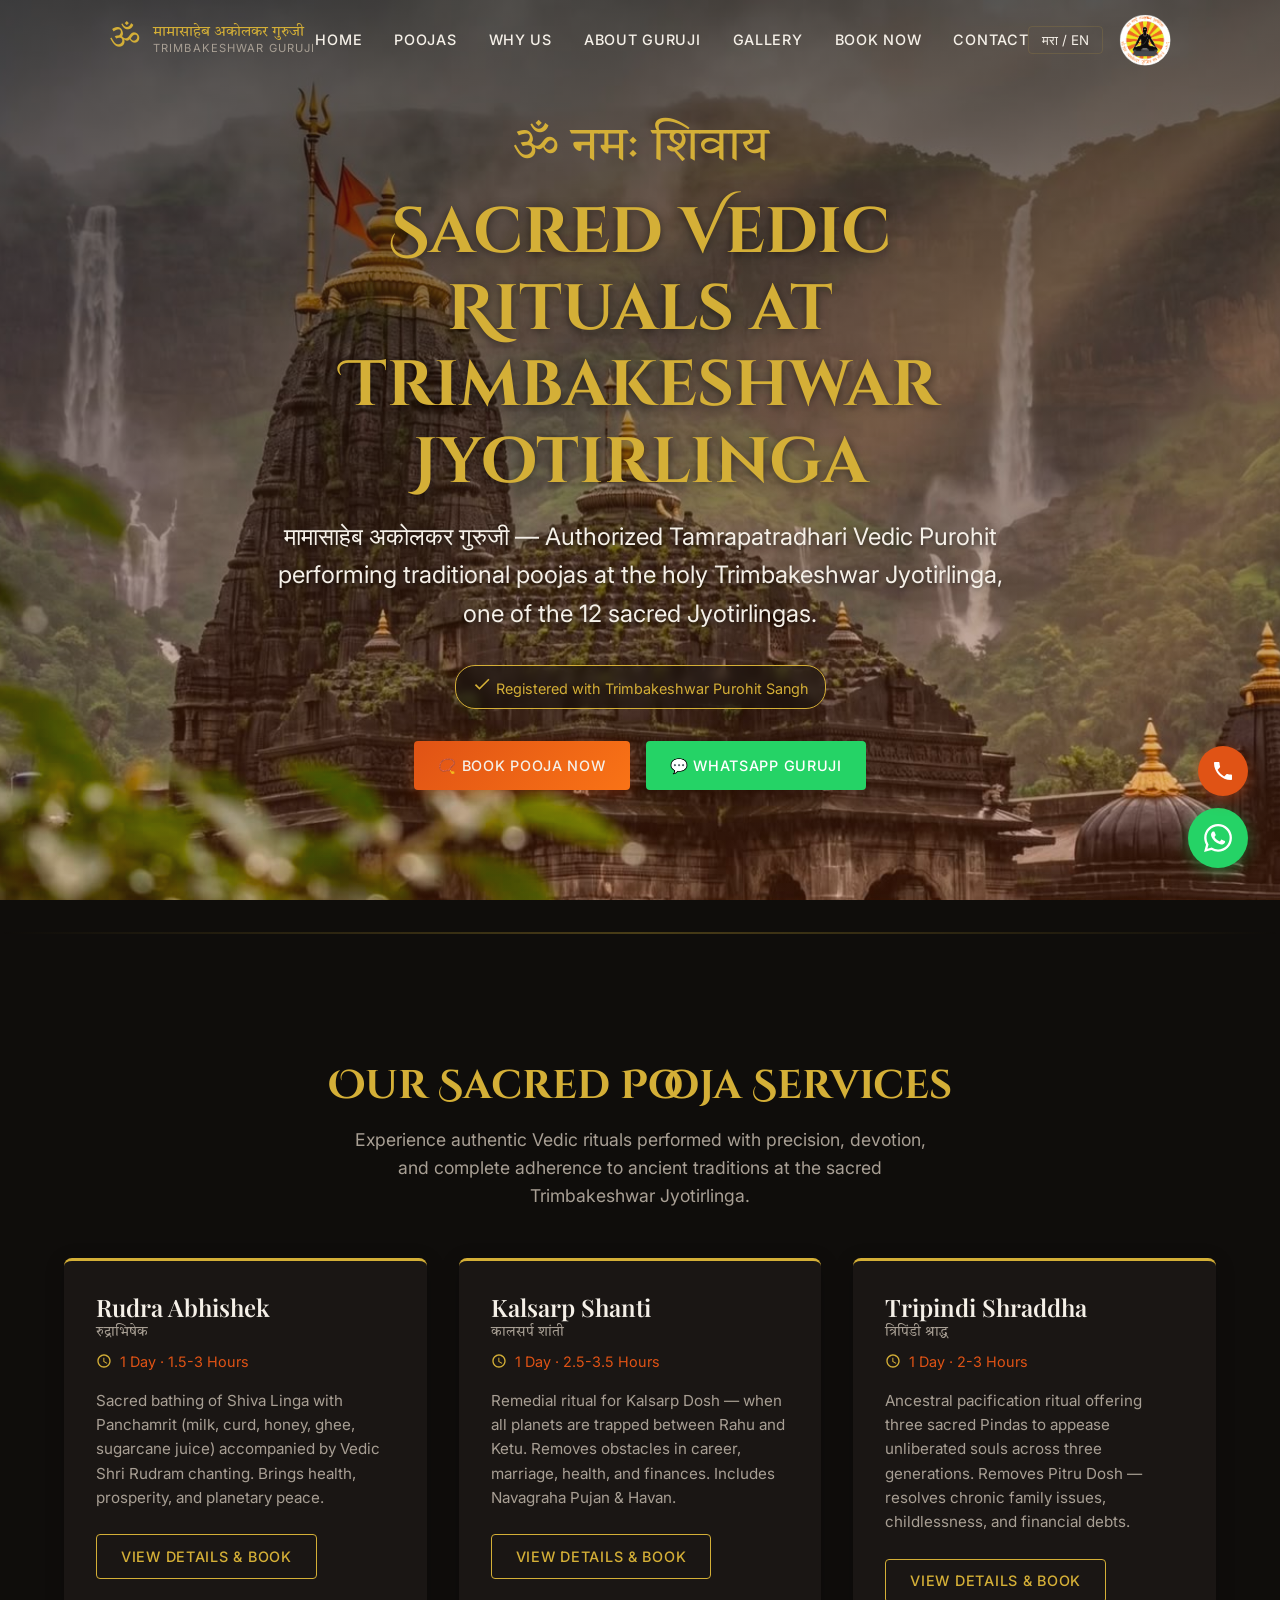
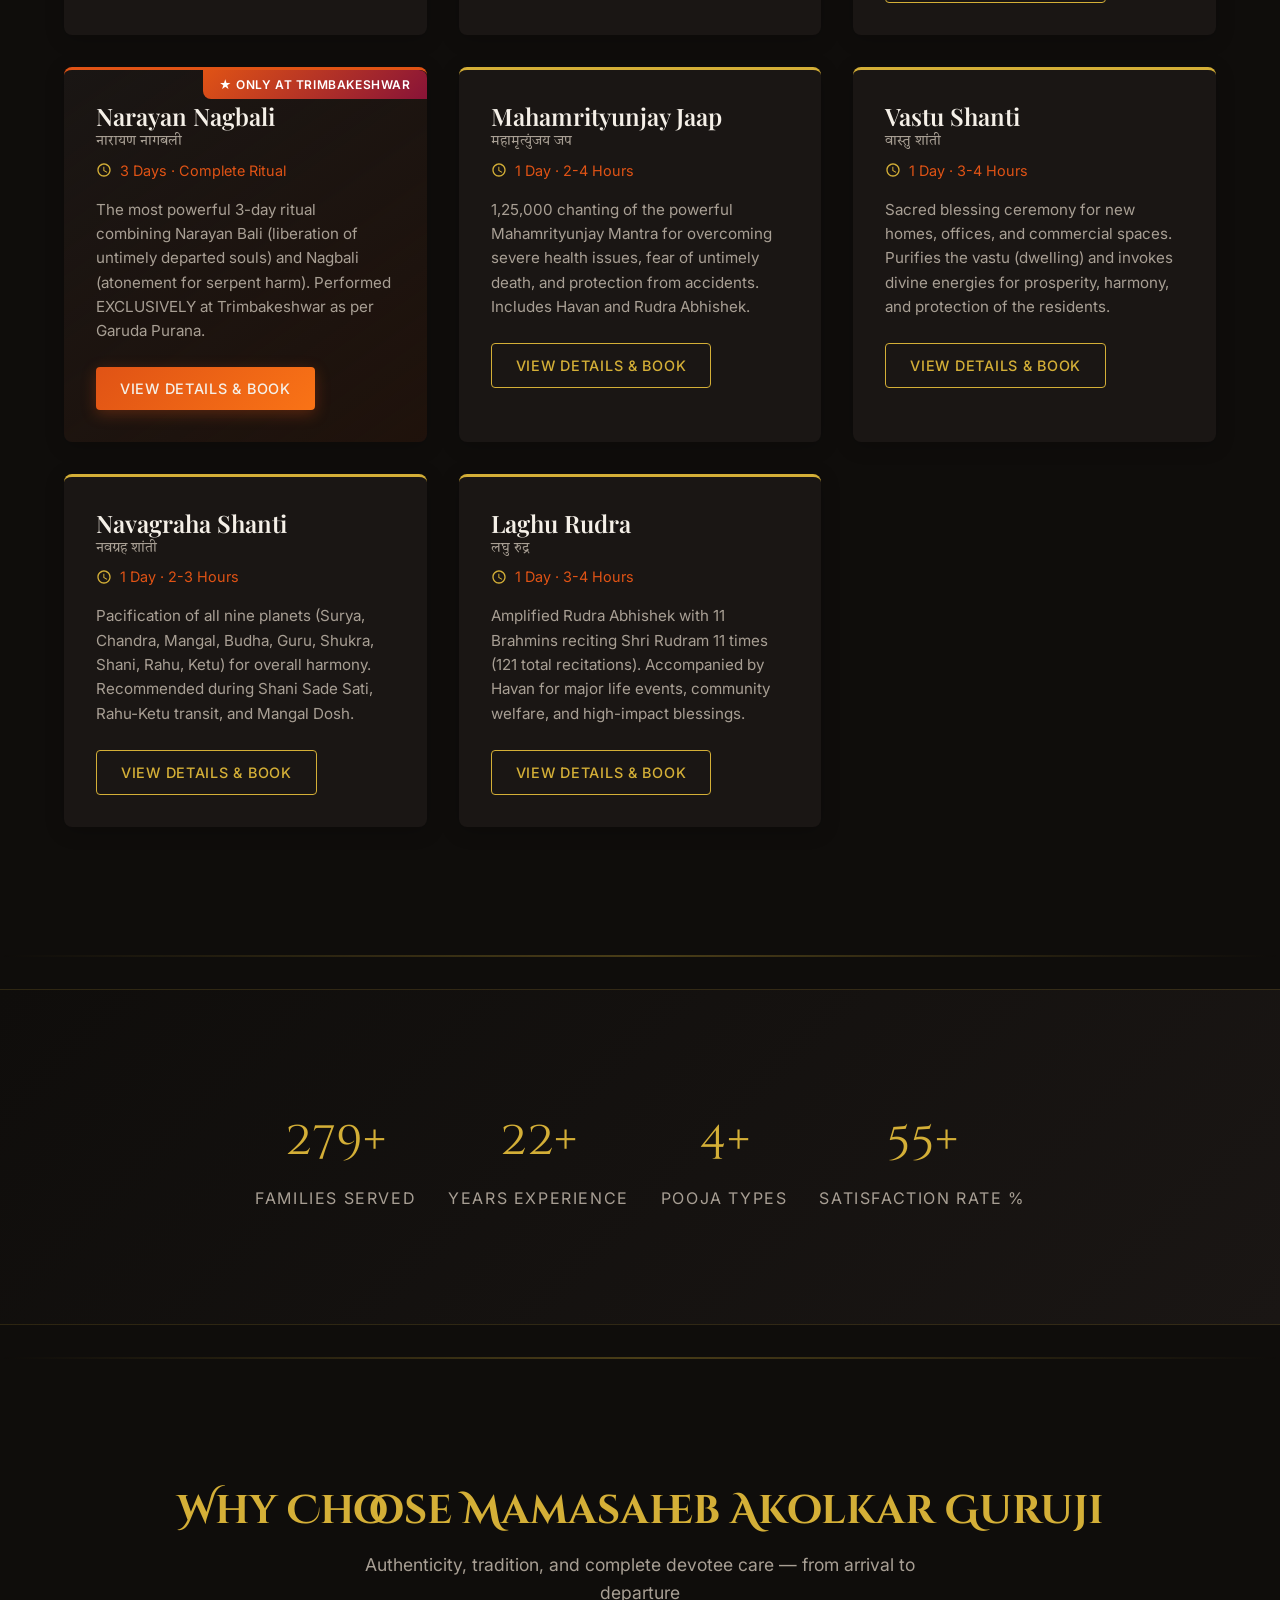
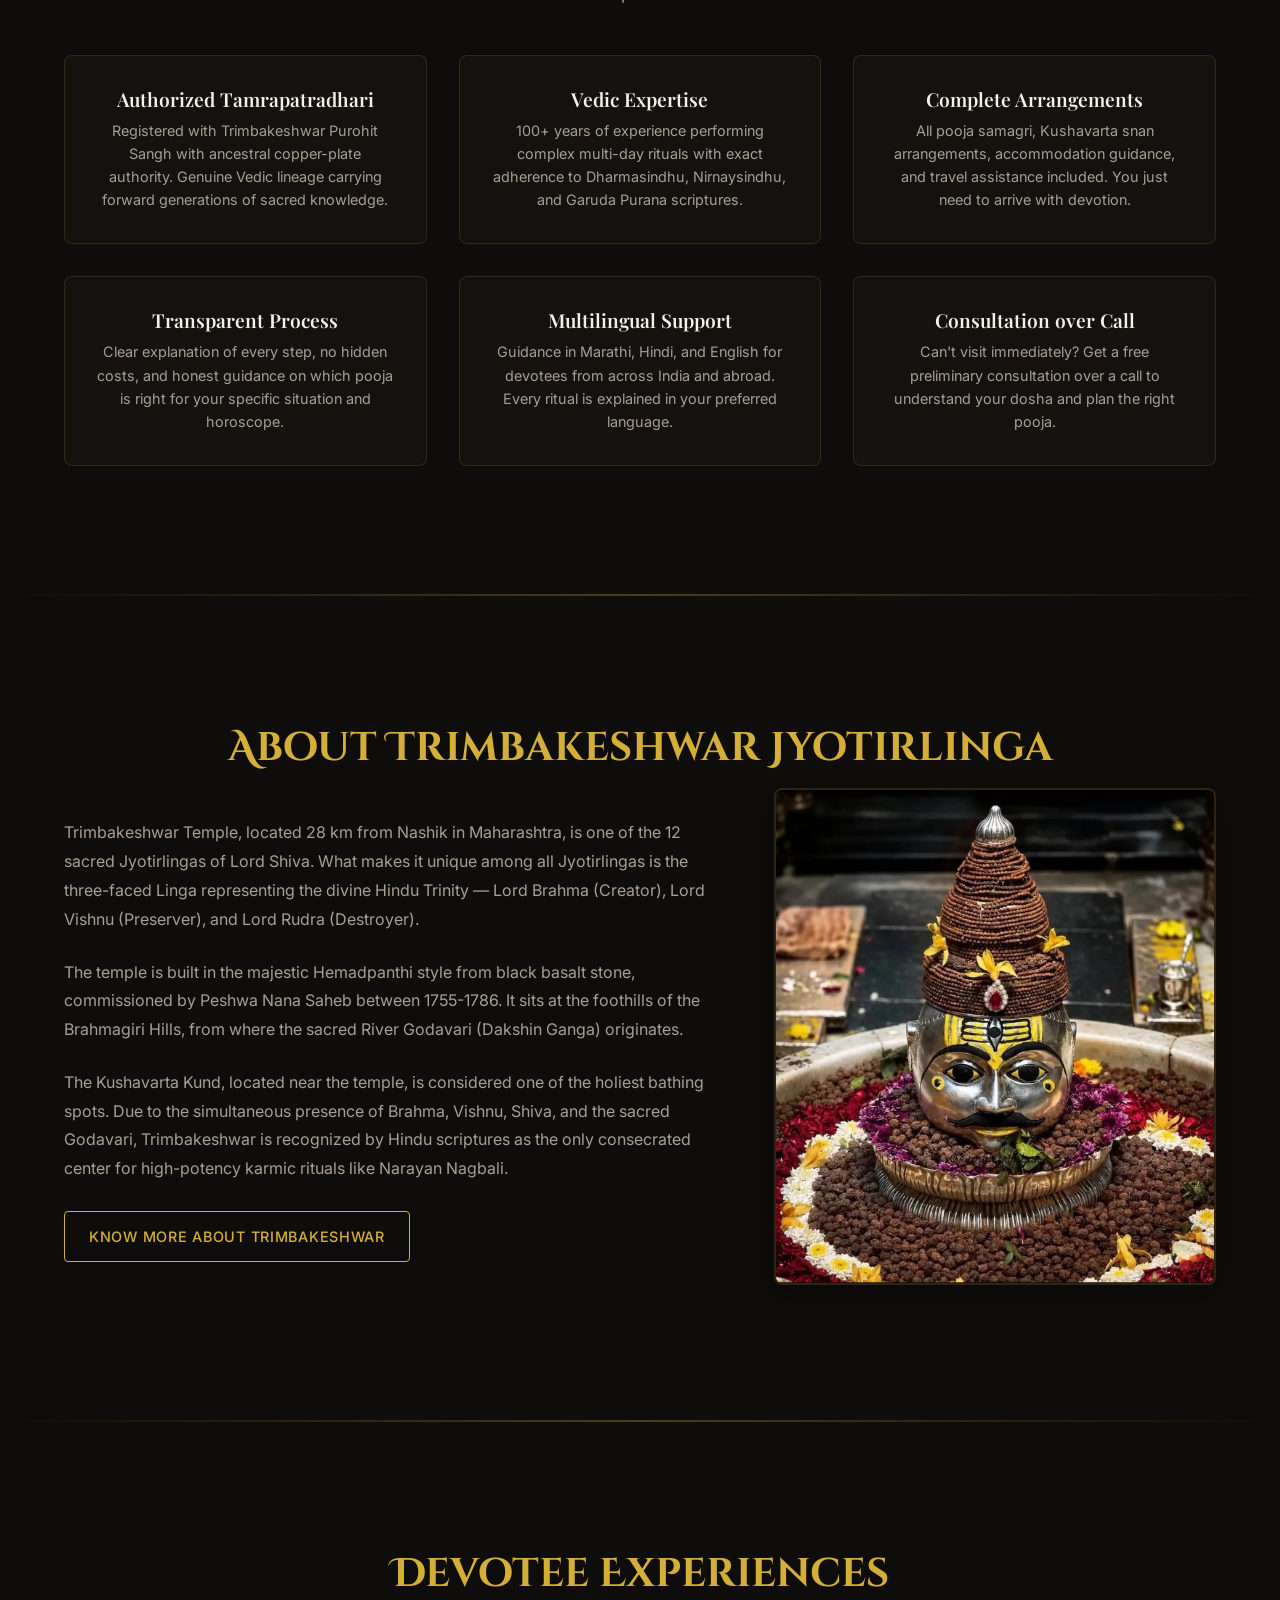
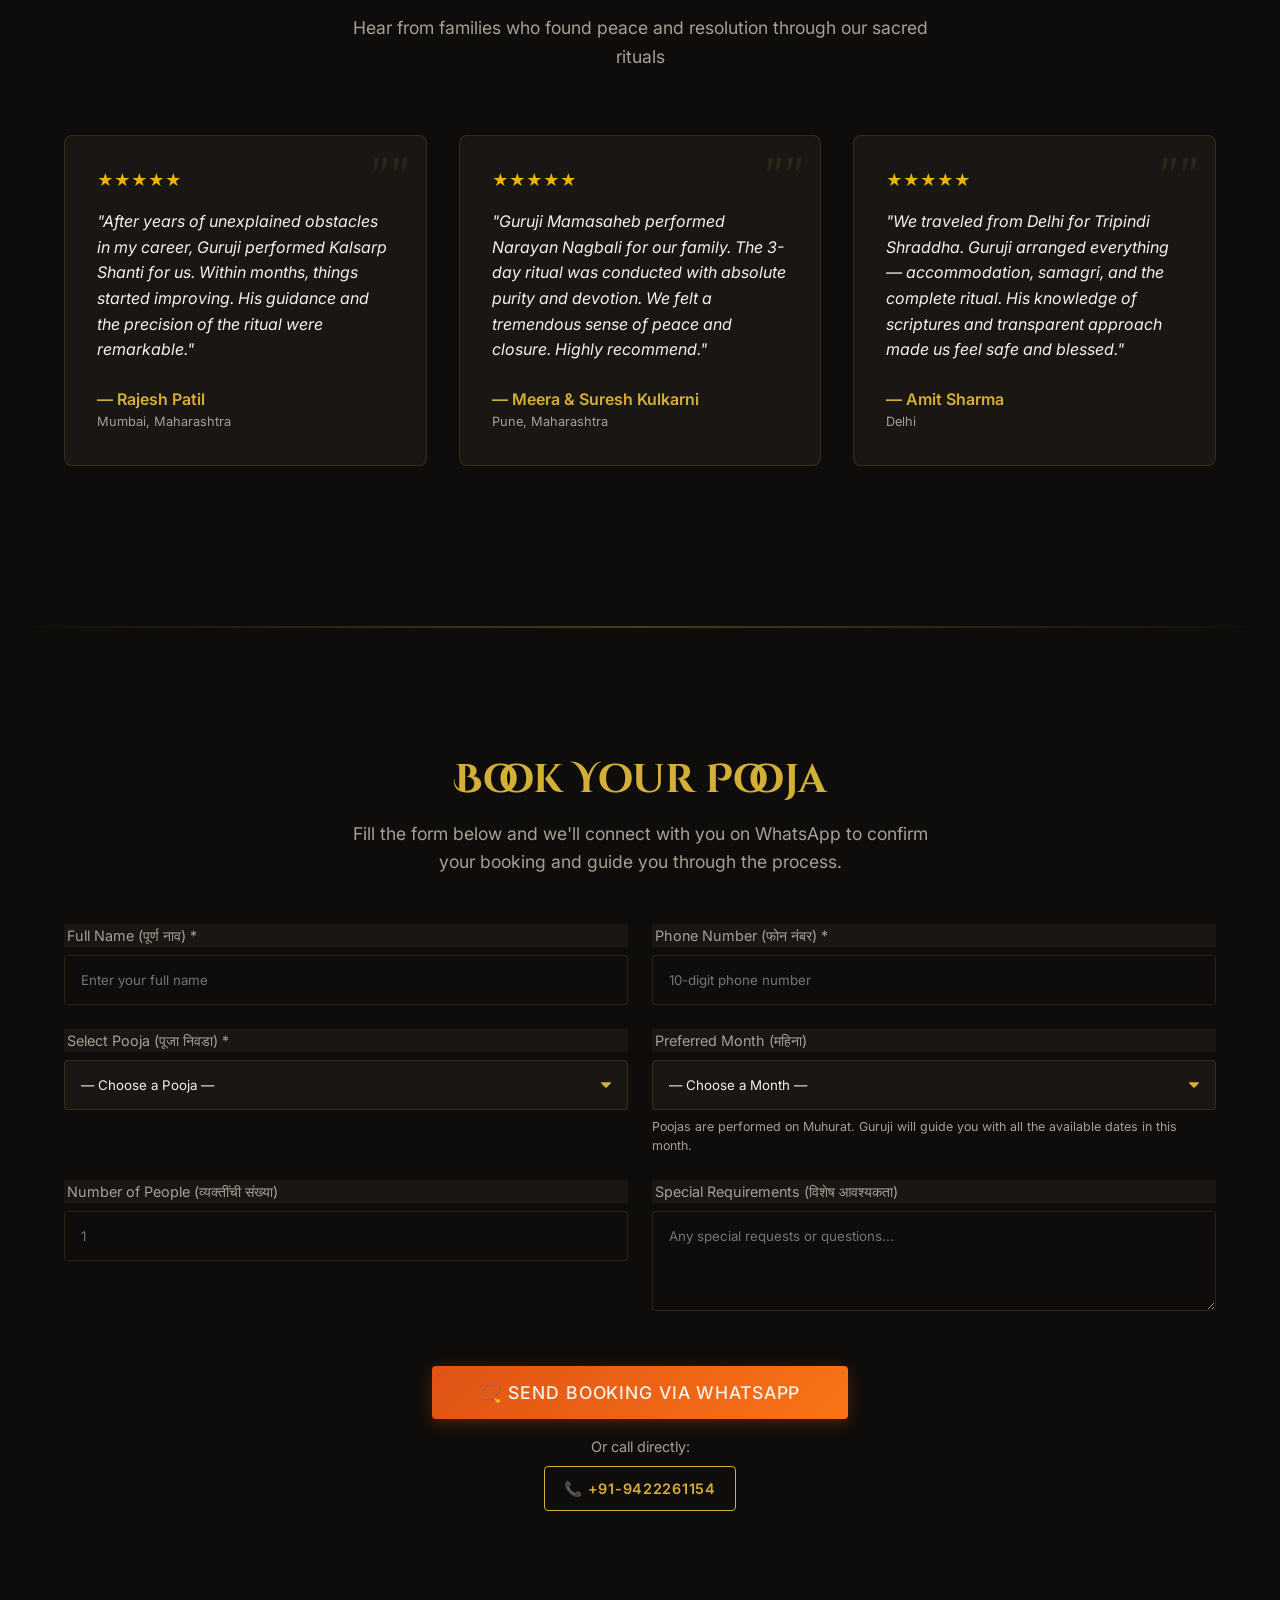
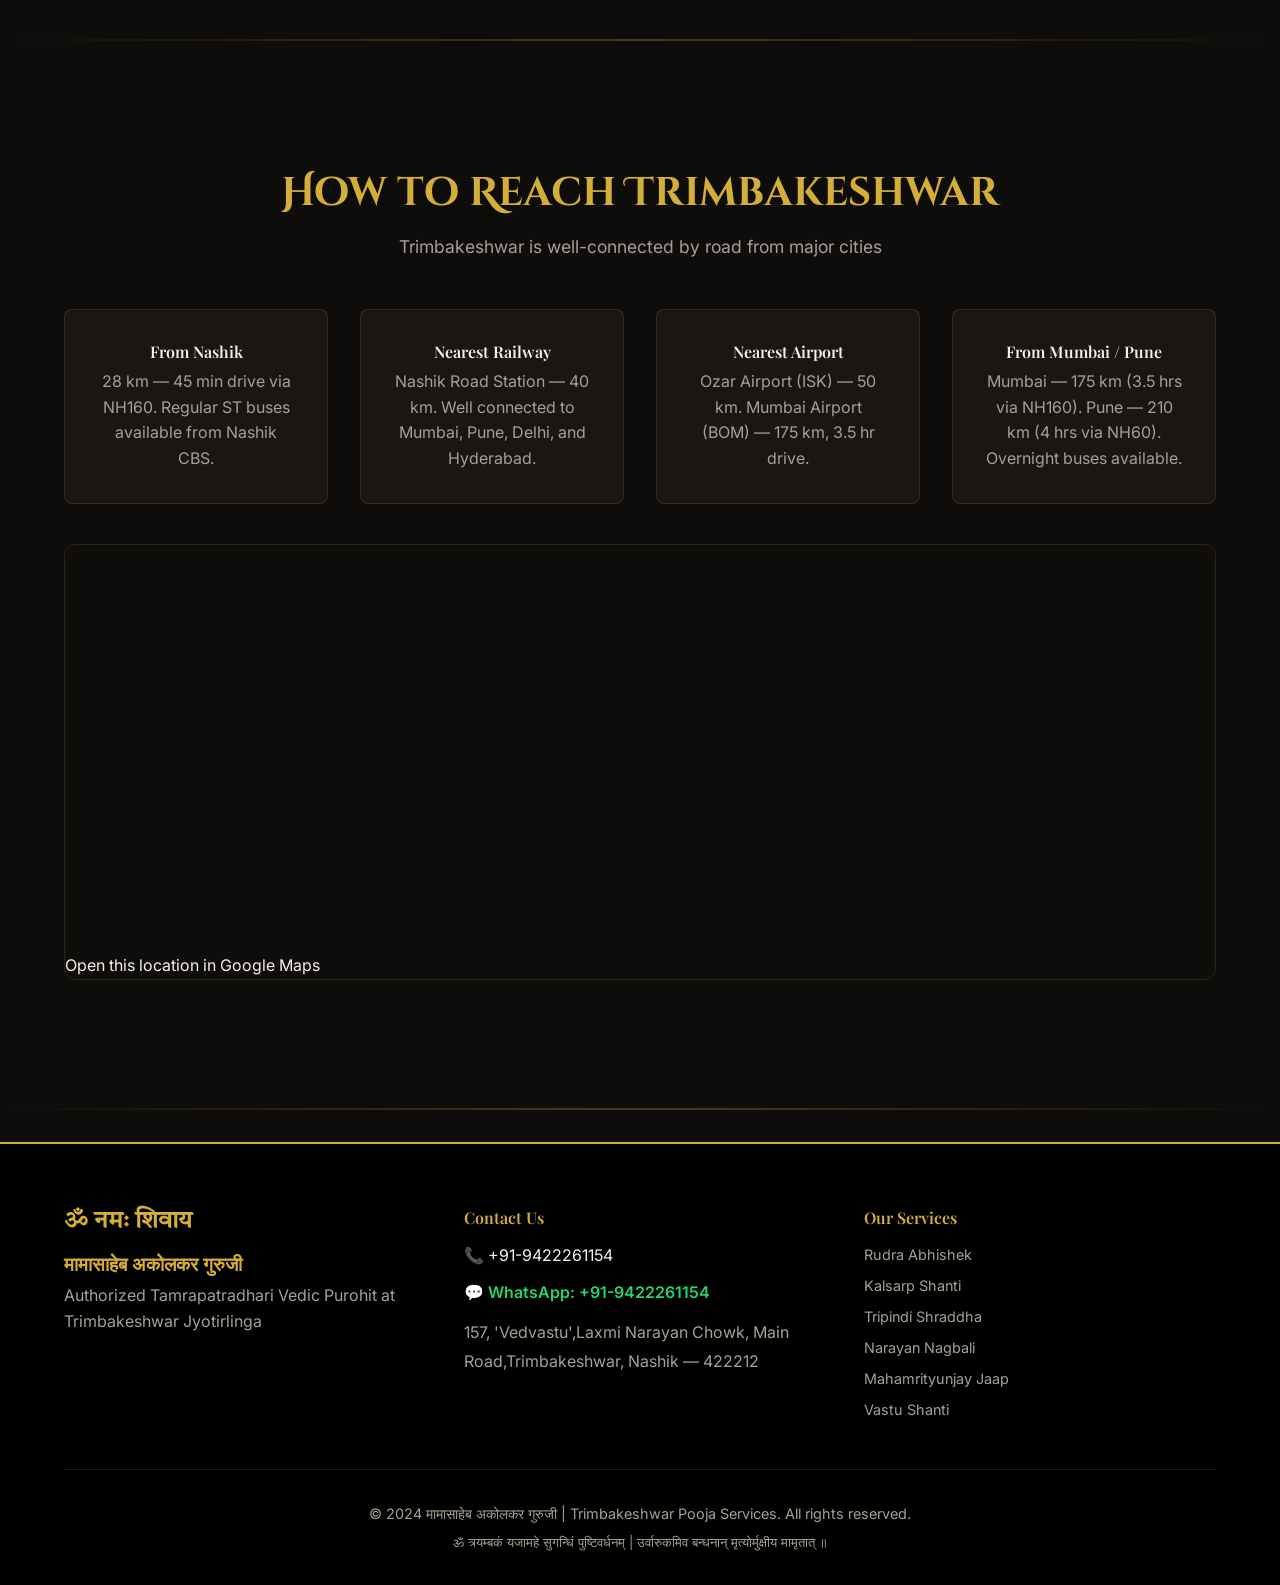
<file: index.html>
<!DOCTYPE html>
<html lang="en">
<head>
    <meta charset="UTF-8">
    <meta name="viewport" content="width=device-width, initial-scale=1.0">
    <title>मामासाहेब अकोलकर गुरुजी | Trimbakeshwar Pooja Services — Rudra Abhishek, Kalsarp Shanti, Narayan Nagbali</title>
    <meta name="description" content="Authorized Vedic Purohit at Trimbakeshwar Jyotirlinga. Book Rudra Abhishek, Kalsarp Shanti, Tripindi Shraddha, Narayan Nagbali & more poojas. Call +91-9422261154.">
    <meta name="keywords" content="Trimbakeshwar, pooja, Rudra Abhishek, Kalsarp Shanti, Narayan Nagbali, Tripindi Shraddha, Jyotirlinga, pandit, guruji, Nashik">
    <meta property="og:title" content="वे. मू. मामासाहेब शामराज अकोलकर — Trimbakeshwar Pooja Services">
    <meta property="og:description" content="Authorized Vedic Purohit performing sacred poojas at Trimbakeshwar Jyotirlinga. Book now.">
    <meta property="og:type" content="website">
    <link rel="stylesheet" href="styles.css">
    <link rel="icon" href="data:image/svg+xml,<svg xmlns='http://www.w3.org/2000/svg' viewBox='0 0 100 100'><text y='0.9em' font-size='90'>🕉️</text></svg>">
</head>
<body>

    <!-- ===== NAVBAR ===== -->
    <nav class="navbar" id="navbar">
        <div class="container" style="display:flex;align-items:center;justify-content:space-between;height:var(--header-height);">
            <a href="#hero" class="nav-brand">
                <span class="nav-brand-om">ॐ</span>
                <span class="nav-brand-text">
                    <span class="nav-brand-devanagari">मामासाहेब अकोलकर गुरुजी</span>
                    <span class="nav-brand-english">Trimbakeshwar Guruji</span>
                </span>
            </a>
            <div class="nav-menu-desktop">
                <a href="#hero" class="nav-link" data-en="Home" data-mr="मुख्यपृष्ठ">Home</a>
                <a href="#poojas" class="nav-link" data-en="Poojas" data-mr="पूजा">Poojas</a>
                <a href="#why-choose" class="nav-link" data-en="Why Us" data-mr="आमचे वैशिष्ट्य">Why Us</a>
                <a href="guruji.html" class="nav-link" data-en="About Guruji" data-mr="गुरुजींबद्दल">About Guruji</a>
                <a href="gallery.html" class="nav-link" data-en="Gallery" data-mr="गॅलरी">Gallery</a>
                <a href="#booking" class="nav-link" data-en="Book Now" data-mr="बुकिंग">Book Now</a>
                <a href="#contact" class="nav-link" data-en="Contact" data-mr="संपर्क">Contact</a>
            </div>
            <div style="display:flex;align-items:center;gap:1rem;">
                <button class="lang-toggle" title="Switch Language" aria-label="Switch Language">
                    <span>मरा</span> / <span>EN</span>
                </button>
                <img src="images/purohitsangh-logo.png" class="purohit-sangh-logo" alt="Trimbakeshwar Purohit Sangh logo">
                <button class="hamburger" aria-label="Menu">
                    <span></span><span></span><span></span>
                </button>
            </div>
        </div>
        <!-- Mobile Menu -->
        <div class="mobile-menu">
            <a href="#hero" class="nav-link" data-en="Home" data-mr="मुख्यपृष्ठ">Home</a>
            <a href="#poojas" class="nav-link" data-en="Poojas" data-mr="पूजा">Poojas</a>
            <a href="#why-choose" class="nav-link" data-en="Why Us" data-mr="आमचे वैशिष्ट्य">Why Us</a>
            <a href="guruji.html" class="nav-link" data-en="About Guruji" data-mr="गुरुजींबद्दल">About Guruji</a>
            <a href="gallery.html" class="nav-link" data-en="Gallery" data-mr="गॅलरी">Gallery</a>
            <a href="#booking" class="nav-link" data-en="Book Now" data-mr="बुकिंग">Book Now</a>
            <a href="#contact" class="nav-link" data-en="Contact" data-mr="संपर्क">Contact</a>
        </div>
    </nav>

    <!-- ===== HERO SECTION ===== -->
    <section id="hero" class="hero" style="background-image:url('images/TrimbakeshwarTemple.jpeg');">
        <div class="hero-overlay"></div>
        <div class="hero-content">
            <p class="hero-om fade-in" style="font-size:3rem;color:var(--accent);font-family:var(--font-devanagari);margin-bottom:0.5rem;">ॐ नमः शिवाय</p>
            <h1 class="hero-title fade-in" style="animation-delay:0.2s;">
                <span data-en="Sacred Vedic Rituals at" data-mr="पवित्र वैदिक विधी">Sacred Vedic Rituals at</span><br>
                <span style="color:var(--accent);font-family:var(--font-display);">Trimbakeshwar Jyotirlinga</span>
            </h1>
            <p class="hero-subtitle fade-in" style="animation-delay:0.4s;" data-en="मामासाहेब अकोलकर गुरुजी — Authorized Tamrapatradhari Vedic Purohit performing traditional poojas at the holy Trimbakeshwar Jyotirlinga, one of the 12 sacred Jyotirlingas." data-mr="वे. मू. मामासाहेब शामराज अकोलकर — अधिकृत ताम्रपत्रधारी वैदिक पुरोहित, पवित्र त्र्यंबकेश्वर ज्योतिर्लिंग येथे पारंपरिक पूजा-विधी करणारे.">
                मामासाहेब अकोलकर गुरुजी — Authorized Tamrapatradhari Vedic Purohit performing traditional poojas at the holy Trimbakeshwar Jyotirlinga, one of the 12 sacred Jyotirlingas.
            </p>
            <div class="hero-trust-badge fade-in" style="animation-delay:0.6s;">
                <svg width="20" height="20" viewBox="0 0 24 24" fill="var(--accent)"><path d="M9 16.17L4.83 12l-1.42 1.41L9 19 21 7l-1.41-1.41z"/></svg>
                <span data-en="Registered with Trimbakeshwar Purohit Sangh" data-mr="त्र्यंबकेश्वर पुरोहित संघात नोंदणीकृत">Registered with Trimbakeshwar Purohit Sangh</span>
            </div>
            <div class="hero-ctas fade-in" style="animation-delay:0.8s;">
                <a href="#booking" class="btn-primary" data-en="📿 Book Pooja Now" data-mr="📿 पूजा बुक करा">📿 Book Pooja Now</a>
                <a href="https://wa.me/919422261154?text=%F0%9F%99%8F%20%E0%A4%A8%E0%A4%AE%E0%A4%B8%E0%A5%8D%E0%A4%95%E0%A4%BE%E0%A4%B0%20%E0%A4%97%E0%A5%81%E0%A4%B0%E0%A5%81%E0%A4%9C%E0%A5%80" target="_blank" class="btn-whatsapp" data-en="💬 WhatsApp Guruji" data-mr="💬 WhatsApp गुरुजी">💬 WhatsApp Guruji</a>
            </div>
        </div>
    </section>

    <!-- ===== SECTION DIVIDER ===== -->
    <div class="section-divider"></div>

    <!-- ===== POOJA SERVICES ===== -->
    <section id="poojas" class="section">
        <div class="container">
            <h2 class="section-title slide-up" data-en="Our Sacred Pooja Services" data-mr="आमच्या पवित्र पूजा सेवा">Our Sacred Pooja Services</h2>
            <p class="section-subtitle slide-up" data-en="Experience authentic Vedic rituals performed with precision, devotion, and complete adherence to ancient traditions at the sacred Trimbakeshwar Jyotirlinga." data-mr="पवित्र त्र्यंबकेश्वर ज्योतिर्लिंग येथे अचूक विधी, भक्ती आणि प्राचीन परंपरांचे पूर्ण पालन करून अस्सल वैदिक विधींचा अनुभव घ्या.">Experience authentic Vedic rituals performed with precision, devotion, and complete adherence to ancient traditions at the sacred Trimbakeshwar Jyotirlinga.</p>

            <div class="pooja-grid">

                <!-- Pooja Card 1: Rudra Abhishek -->
                <div class="pooja-card slide-up" data-pooja="rudra-abhishek">
                    <h3 class="pooja-name">
                        <span data-en="Rudra Abhishek" data-mr="रुद्राभिषेक">Rudra Abhishek</span>
                        <span class="pooja-name-mr">रुद्राभिषेक</span>
                    </h3>
                    <div class="pooja-duration">
                        <svg width="16" height="16" viewBox="0 0 24 24" fill="var(--accent)"><path d="M12 2C6.5 2 2 6.5 2 12s4.5 10 10 10 10-4.5 10-10S17.5 2 12 2zm0 18c-4.4 0-8-3.6-8-8s3.6-8 8-8 8 3.6 8 8-3.6 8-8 8zm.5-13H11v6l5.2 3.2.8-1.3-4.5-2.7V7z"/></svg>
                        <span data-en="1 Day · 1.5-3 Hours" data-mr="१ दिवस · १.५-३ तास">1 Day · 1.5-3 Hours</span>
                    </div>
                    <p class="pooja-desc" data-en="Sacred bathing of Shiva Linga with Panchamrit (milk, curd, honey, ghee, sugarcane juice) accompanied by Vedic Shri Rudram chanting. Brings health, prosperity, and planetary peace." data-mr="पंचामृत (दूध, दही, मध, तूप, ऊसाचा रस) सह शिवलिंगाचे पवित्र अभिषेक, वैदिक श्री रुद्रम् पठणासह. आरोग्य, समृद्धी आणि ग्रहशांती प्रदान करते.">Sacred bathing of Shiva Linga with Panchamrit (milk, curd, honey, ghee, sugarcane juice) accompanied by Vedic Shri Rudram chanting. Brings health, prosperity, and planetary peace.</p>
                    <button class="pooja-btn btn-outline" data-en="View Details & Book" data-mr="तपशील पहा आणि बुक करा">View Details & Book</button>
                </div>

                <!-- Pooja Card 2: Kalsarp Shanti -->
                <div class="pooja-card slide-up" data-pooja="kalsarp-shanti">
                    <h3 class="pooja-name">
                        <span data-en="Kalsarp Shanti" data-mr="कालसर्प शांती">Kalsarp Shanti</span>
                        <span class="pooja-name-mr">कालसर्प शांती</span>
                    </h3>
                    <div class="pooja-duration">
                        <svg width="16" height="16" viewBox="0 0 24 24" fill="var(--accent)"><path d="M12 2C6.5 2 2 6.5 2 12s4.5 10 10 10 10-4.5 10-10S17.5 2 12 2zm0 18c-4.4 0-8-3.6-8-8s3.6-8 8-8 8 3.6 8 8-3.6 8-8 8zm.5-13H11v6l5.2 3.2.8-1.3-4.5-2.7V7z"/></svg>
                        <span data-en="1 Day · 2.5-3.5 Hours" data-mr="१ दिवस · २.५-३.५ तास">1 Day · 2.5-3.5 Hours</span>
                    </div>
                    <p class="pooja-desc" data-en="Remedial ritual for Kalsarp Dosh — when all planets are trapped between Rahu and Ketu. Removes obstacles in career, marriage, health, and finances. Includes Navagraha Pujan & Havan." data-mr="कालसर्प दोष निवारण विधी — जेव्हा सर्व ग्रह राहू आणि केतू मध्ये अडकलेले असतात. करिअर, विवाह, आरोग्य आणि आर्थिक अडचणी दूर करते. नवग्रह पूजन आणि हवन समाविष्ट.">Remedial ritual for Kalsarp Dosh — when all planets are trapped between Rahu and Ketu. Removes obstacles in career, marriage, health, and finances. Includes Navagraha Pujan & Havan.</p>
                    <button class="pooja-btn btn-outline" data-en="View Details & Book" data-mr="तपशील पहा आणि बुक करा">View Details & Book</button>
                </div>

                <!-- Pooja Card 3: Tripindi Shraddha -->
                <div class="pooja-card slide-up" data-pooja="tripindi-shraddha">
                    <h3 class="pooja-name">
                        <span data-en="Tripindi Shraddha" data-mr="त्रिपिंडी श्राद्ध">Tripindi Shraddha</span>
                        <span class="pooja-name-mr">त्रिपिंडी श्राद्ध</span>
                    </h3>
                    <div class="pooja-duration">
                        <svg width="16" height="16" viewBox="0 0 24 24" fill="var(--accent)"><path d="M12 2C6.5 2 2 6.5 2 12s4.5 10 10 10 10-4.5 10-10S17.5 2 12 2zm0 18c-4.4 0-8-3.6-8-8s3.6-8 8-8 8 3.6 8 8-3.6 8-8 8zm.5-13H11v6l5.2 3.2.8-1.3-4.5-2.7V7z"/></svg>
                        <span data-en="1 Day · 2-3 Hours" data-mr="१ दिवस · २-३ तास">1 Day · 2-3 Hours</span>
                    </div>
                    <p class="pooja-desc" data-en="Ancestral pacification ritual offering three sacred Pindas to appease unliberated souls across three generations. Removes Pitru Dosh — resolves chronic family issues, childlessness, and financial debts." data-mr="तीन पिढ्यांमधील अतृप्त आत्म्यांना शांत करण्यासाठी तीन पवित्र पिंड अर्पण करणारा पूर्वजांचा शांती विधी. पितृ दोष दूर करते — कौटुंबिक समस्या, संतानहीनता आणि आर्थिक कर्ज निवारण.">Ancestral pacification ritual offering three sacred Pindas to appease unliberated souls across three generations. Removes Pitru Dosh — resolves chronic family issues, childlessness, and financial debts.</p>
                    <button class="pooja-btn btn-outline" data-en="View Details & Book" data-mr="तपशील पहा आणि बुक करा">View Details & Book</button>
                </div>

                <!-- Pooja Card 4: Narayan Nagbali (Flagship) -->
                <div class="pooja-card slide-up pooja-card-featured" data-pooja="narayan-nagbali">
                    <div class="pooja-featured-tag" data-en="★ Only at Trimbakeshwar" data-mr="★ फक्त त्र्यंबकेश्वर येथे">★ Only at Trimbakeshwar</div>
                    <h3 class="pooja-name">
                        <span data-en="Narayan Nagbali" data-mr="नारायण नागबली">Narayan Nagbali</span>
                        <span class="pooja-name-mr">नारायण नागबली</span>
                    </h3>
                    <div class="pooja-duration">
                        <svg width="16" height="16" viewBox="0 0 24 24" fill="var(--accent)"><path d="M12 2C6.5 2 2 6.5 2 12s4.5 10 10 10 10-4.5 10-10S17.5 2 12 2zm0 18c-4.4 0-8-3.6-8-8s3.6-8 8-8 8 3.6 8 8-3.6 8-8 8zm.5-13H11v6l5.2 3.2.8-1.3-4.5-2.7V7z"/></svg>
                        <span data-en="3 Days · Complete Ritual" data-mr="३ दिवस · संपूर्ण विधी">3 Days · Complete Ritual</span>
                    </div>
                    <p class="pooja-desc" data-en="The most powerful 3-day ritual combining Narayan Bali (liberation of untimely departed souls) and Nagbali (atonement for serpent harm). Performed EXCLUSIVELY at Trimbakeshwar as per Garuda Purana." data-mr="सर्वात शक्तिशाली ३ दिवसांचा विधी — नारायण बली (अकाली मृत आत्म्यांची मुक्ती) आणि नागबली (सर्प हत्येचे प्रायश्चित्त). गरुड पुराणानुसार फक्त त्र्यंबकेश्वर येथेच संपन्न होतो.">The most powerful 3-day ritual combining Narayan Bali (liberation of untimely departed souls) and Nagbali (atonement for serpent harm). Performed EXCLUSIVELY at Trimbakeshwar as per Garuda Purana.</p>
                    <button class="pooja-btn btn-primary" data-en="View Details & Book" data-mr="तपशील पहा आणि बुक करा">View Details & Book</button>
                </div>

                <!-- Pooja Card 5: Mahamrityunjay Jaap -->
                <div class="pooja-card slide-up" data-pooja="mahamrityunjay">
                    <h3 class="pooja-name">
                        <span data-en="Mahamrityunjay Jaap" data-mr="महामृत्युंजय जप">Mahamrityunjay Jaap</span>
                        <span class="pooja-name-mr">महामृत्युंजय जप</span>
                    </h3>
                    <div class="pooja-duration">
                        <svg width="16" height="16" viewBox="0 0 24 24" fill="var(--accent)"><path d="M12 2C6.5 2 2 6.5 2 12s4.5 10 10 10 10-4.5 10-10S17.5 2 12 2zm0 18c-4.4 0-8-3.6-8-8s3.6-8 8-8 8 3.6 8 8-3.6 8-8 8zm.5-13H11v6l5.2 3.2.8-1.3-4.5-2.7V7z"/></svg>
                        <span data-en="1 Day · 2-4 Hours" data-mr="१ दिवस · २-४ तास">1 Day · 2-4 Hours</span>
                    </div>
                    <p class="pooja-desc" data-en="1,25,000 chanting of the powerful Mahamrityunjay Mantra for overcoming severe health issues, fear of untimely death, and protection from accidents. Includes Havan and Rudra Abhishek." data-mr="गंभीर आरोग्य समस्या, अकाली मृत्यूची भीती आणि अपघातांपासून संरक्षणासाठी शक्तिशाली महामृत्युंजय मंत्राचा १,२५,००० जप. हवन आणि रुद्राभिषेक समाविष्ट.">1,25,000 chanting of the powerful Mahamrityunjay Mantra for overcoming severe health issues, fear of untimely death, and protection from accidents. Includes Havan and Rudra Abhishek.</p>
                    <button class="pooja-btn btn-outline" data-en="View Details & Book" data-mr="तपशील पहा आणि बुक करा">View Details & Book</button>
                </div>

                <!-- Pooja Card 6: Vastu Shanti -->
                <div class="pooja-card slide-up" data-pooja="vastu-shanti">
                    <h3 class="pooja-name">
                        <span data-en="Vastu Shanti" data-mr="वास्तु शांती">Vastu Shanti</span>
                        <span class="pooja-name-mr">वास्तु शांती</span>
                    </h3>
                    <div class="pooja-duration">
                        <svg width="16" height="16" viewBox="0 0 24 24" fill="var(--accent)"><path d="M12 2C6.5 2 2 6.5 2 12s4.5 10 10 10 10-4.5 10-10S17.5 2 12 2zm0 18c-4.4 0-8-3.6-8-8s3.6-8 8-8 8 3.6 8 8-3.6 8-8 8zm.5-13H11v6l5.2 3.2.8-1.3-4.5-2.7V7z"/></svg>
                        <span data-en="1 Day · 3-4 Hours" data-mr="१ दिवस · ३-४ तास">1 Day · 3-4 Hours</span>
                    </div>
                    <p class="pooja-desc" data-en="Sacred blessing ceremony for new homes, offices, and commercial spaces. Purifies the vastu (dwelling) and invokes divine energies for prosperity, harmony, and protection of the residents." data-mr="नवीन घर, कार्यालय आणि व्यापारी जागांसाठी पवित्र आशीर्वाद विधी. वास्तूचे शुद्धीकरण करून रहिवाशांच्या समृद्धी, सामंजस्य आणि संरक्षणासाठी दैवी शक्तींचे आवाहन.">Sacred blessing ceremony for new homes, offices, and commercial spaces. Purifies the vastu (dwelling) and invokes divine energies for prosperity, harmony, and protection of the residents.</p>
                    <button class="pooja-btn btn-outline" data-en="View Details & Book" data-mr="तपशील पहा आणि बुक करा">View Details & Book</button>
                </div>

                <!-- Pooja Card 7: Navagraha Shanti -->
                <div class="pooja-card slide-up" data-pooja="navagraha-shanti">
                    <h3 class="pooja-name">
                        <span data-en="Navagraha Shanti" data-mr="नवग्रह शांती">Navagraha Shanti</span>
                        <span class="pooja-name-mr">नवग्रह शांती</span>
                    </h3>
                    <div class="pooja-duration">
                        <svg width="16" height="16" viewBox="0 0 24 24" fill="var(--accent)"><path d="M12 2C6.5 2 2 6.5 2 12s4.5 10 10 10 10-4.5 10-10S17.5 2 12 2zm0 18c-4.4 0-8-3.6-8-8s3.6-8 8-8 8 3.6 8 8-3.6 8-8 8zm.5-13H11v6l5.2 3.2.8-1.3-4.5-2.7V7z"/></svg>
                        <span data-en="1 Day · 2-3 Hours" data-mr="१ दिवस · २-३ तास">1 Day · 2-3 Hours</span>
                    </div>
                    <p class="pooja-desc" data-en="Pacification of all nine planets (Surya, Chandra, Mangal, Budha, Guru, Shukra, Shani, Rahu, Ketu) for overall harmony. Recommended during Shani Sade Sati, Rahu-Ketu transit, and Mangal Dosh." data-mr="सर्व नऊ ग्रहांचे (सूर्य, चंद्र, मंगळ, बुध, गुरु, शुक्र, शनी, राहू, केतू) शांतीसाठी. शनी साडेसाती, राहू-केतू गोचर आणि मंगळ दोषासाठी शिफारस.">Pacification of all nine planets (Surya, Chandra, Mangal, Budha, Guru, Shukra, Shani, Rahu, Ketu) for overall harmony. Recommended during Shani Sade Sati, Rahu-Ketu transit, and Mangal Dosh.</p>
                    <button class="pooja-btn btn-outline" data-en="View Details & Book" data-mr="तपशील पहा आणि बुक करा">View Details & Book</button>
                </div>

                <!-- Pooja Card 8: Laghu Rudra -->
                <div class="pooja-card slide-up" data-pooja="laghu-rudra">
                    <h3 class="pooja-name">
                        <span data-en="Laghu Rudra" data-mr="लघु रुद्र">Laghu Rudra</span>
                        <span class="pooja-name-mr">लघु रुद्र</span>
                    </h3>
                    <div class="pooja-duration">
                        <svg width="16" height="16" viewBox="0 0 24 24" fill="var(--accent)"><path d="M12 2C6.5 2 2 6.5 2 12s4.5 10 10 10 10-4.5 10-10S17.5 2 12 2zm0 18c-4.4 0-8-3.6-8-8s3.6-8 8-8 8 3.6 8 8-3.6 8-8 8zm.5-13H11v6l5.2 3.2.8-1.3-4.5-2.7V7z"/></svg>
                        <span data-en="1 Day · 3-4 Hours" data-mr="१ दिवस · ३-४ तास">1 Day · 3-4 Hours</span>
                    </div>
                    <p class="pooja-desc" data-en="Amplified Rudra Abhishek with 11 Brahmins reciting Shri Rudram 11 times (121 total recitations). Accompanied by Havan for major life events, community welfare, and high-impact blessings." data-mr="११ ब्राह्मणांसह श्री रुद्रम्चे ११ वेळा पठण (एकूण १२१ पठण) सह वर्धित रुद्राभिषेक. मोठ्या जीवन घटना, समुदाय कल्याण आणि उच्च-प्रभावी आशीर्वादासाठी हवनासह.">Amplified Rudra Abhishek with 11 Brahmins reciting Shri Rudram 11 times (121 total recitations). Accompanied by Havan for major life events, community welfare, and high-impact blessings.</p>
                    <button class="pooja-btn btn-outline" data-en="View Details & Book" data-mr="तपशील पहा आणि बुक करा">View Details & Book</button>
                </div>

            </div>
        </div>
    </section>

    <!-- ===== POOJA DETAIL MODALS ===== -->

    <!-- Modal: Rudra Abhishek -->
    <div class="pooja-modal" data-pooja-modal="rudra-abhishek">
        <div class="modal-overlay"></div>
        <div class="modal-content">
            <button class="modal-close">&times;</button>
            <div class="modal-header">
                <h3>🔱 Rudra Abhishek <span style="font-family:var(--font-devanagari);">| रुद्राभिषेक</span></h3>
            </div>
            <div class="modal-body">
                <h4 data-en="Procedure" data-mr="विधी">Procedure</h4>
                <div class="procedure-timeline">
                    <div class="timeline-step"><div class="timeline-dot"></div><div class="timeline-content" data-en="Sacred bath (Snan) at Kushavarta Kund & Sankalp with devotee's name, gotra, and intent" data-mr="कुशावर्त कुंडावर पवित्र स्नान आणि भक्ताचे नाव, गोत्र व संकल्प">Sacred bath (Snan) at Kushavarta Kund & Sankalp with devotee's name, gotra, and intent</div></div>
                    <div class="timeline-step"><div class="timeline-dot"></div><div class="timeline-content" data-en="Ganpati Pujan & Kalash Sthapana — invoking Lord Ganesha to remove obstacles" data-mr="गणपती पूजन व कलश स्थापना — विघ्नहर्ता गणेशाचे आवाहन">Ganpati Pujan & Kalash Sthapana — invoking Lord Ganesha to remove obstacles</div></div>
                    <div class="timeline-step"><div class="timeline-dot"></div><div class="timeline-content" data-en="Panchamrit Abhishek — bathing Shiva Linga with milk, curd, honey, ghee & sugarcane juice" data-mr="पंचामृत अभिषेक — दूध, दही, मध, तूप आणि ऊसाच्या रसाने शिवलिंगाचे स्नान">Panchamrit Abhishek — bathing Shiva Linga with milk, curd, honey, ghee & sugarcane juice</div></div>
                    <div class="timeline-step"><div class="timeline-dot"></div><div class="timeline-content" data-en="Shri Rudram chanting (Namakam & Chamakam from Yajurveda) with Bilva Patra offering" data-mr="श्री रुद्रम् पठण (नमकम् व चमकम्, यजुर्वेद) बिल्वपत्र अर्पणासह">Shri Rudram chanting (Namakam & Chamakam from Yajurveda) with Bilva Patra offering</div></div>
                    <div class="timeline-step"><div class="timeline-dot"></div><div class="timeline-content" data-en="Havan (sacred fire ritual) with Purnahuti & concluding prayers (Aarti)" data-mr="हवन (पवित्र अग्नी विधी), पूर्णाहुती व समापन प्रार्थना (आरती)">Havan (sacred fire ritual) with Purnahuti & concluding prayers (Aarti)</div></div>
                </div>
                <h4 data-en="Best Occasions" data-mr="शुभ मुहूर्त">Best Occasions</h4>
                <p data-en="Shravan Mondays, Maha Shivratri, Masik Shivratri, Pradosha Vrat, birthdays, anniversaries" data-mr="श्रावण सोमवार, महा शिवरात्री, मासिक शिवरात्री, प्रदोष व्रत, वाढदिवस, लग्नाचे वाढदिवस">Shravan Mondays, Maha Shivratri, Masik Shivratri, Pradosha Vrat, birthdays, anniversaries</p>
                <h4 data-en="Who Should Perform" data-mr="कोणी करावे">Who Should Perform</h4>
                <p data-en="Anyone seeking health, prosperity, career growth, mental peace, or relief from Shani/Rahu doshas." data-mr="आरोग्य, समृद्धी, करिअर प्रगती, मानसिक शांती किंवा शनी/राहू दोषांपासून मुक्ती हवी असलेल्या प्रत्येकासाठी.">Anyone seeking health, prosperity, career growth, mental peace, or relief from Shani/Rahu doshas.</p>
                <a href="#booking" class="btn-primary modal-book-btn" data-en="📿 Book Rudra Abhishek" data-mr="📿 रुद्राभिषेक बुक करा">📿 Book Rudra Abhishek</a>
            </div>
        </div>
    </div>

    <!-- Modal: Kalsarp Shanti -->
    <div class="pooja-modal" data-pooja-modal="kalsarp-shanti">
        <div class="modal-overlay"></div>
        <div class="modal-content">
            <button class="modal-close">&times;</button>
            <div class="modal-header">
                <h3>🐍 Kalsarp Shanti <span style="font-family:var(--font-devanagari);">| कालसर्प शांती</span></h3>
            </div>
            <div class="modal-body">
                <h4 data-en="Procedure" data-mr="विधी">Procedure</h4>
                <div class="procedure-timeline">
                    <div class="timeline-step"><div class="timeline-dot"></div><div class="timeline-content" data-en="Holy bath in Kushavarta Kund with Sankalp declaration (name, gotra, birth details)" data-mr="कुशावर्त कुंडात पवित्र स्नान, संकल्प (नाव, गोत्र, जन्म तपशील)">Holy bath in Kushavarta Kund with Sankalp declaration (name, gotra, birth details)</div></div>
                    <div class="timeline-step"><div class="timeline-dot"></div><div class="timeline-content" data-en="Ganpati & Matruka Pujan — removal of obstacles and invocation of divine mothers" data-mr="गणपती व मातृका पूजन — विघ्न निवारण आणि दैवी मातांचे आवाहन">Ganpati & Matruka Pujan — removal of obstacles and invocation of divine mothers</div></div>
                    <div class="timeline-step"><div class="timeline-dot"></div><div class="timeline-content" data-en="Navagraha Pujan & Rahu-Ketu Jaap — pacification of shadow planets" data-mr="नवग्रह पूजन व राहू-केतू जप — छाया ग्रहांचे शांतीकरण">Navagraha Pujan & Rahu-Ketu Jaap — pacification of shadow planets</div></div>
                    <div class="timeline-step"><div class="timeline-dot"></div><div class="timeline-content" data-en="Nag Pujan — worship of silver serpent pair (Nag-Nagin)" data-mr="नाग पूजन — चांदीच्या नाग-नागीण जोडीची पूजा">Nag Pujan — worship of silver serpent pair (Nag-Nagin)</div></div>
                    <div class="timeline-step"><div class="timeline-dot"></div><div class="timeline-content" data-en="Mahamrityunjay & Rudra Jaap, followed by Havan, Balipradan & Visarjan" data-mr="महामृत्युंजय व रुद्र जप, त्यानंतर हवन, बलिप्रदान व विसर्जन">Mahamrityunjay & Rudra Jaap, followed by Havan, Balipradan & Visarjan</div></div>
                </div>
                <h4 data-en="12 Types of Kalsarp Dosh" data-mr="कालसर्प दोषाचे १२ प्रकार">12 Types of Kalsarp Dosh</h4>
                <p data-en="Anant, Kulik, Vasuki, Shankhpal, Padma, Mahapadma, Takshak, Karkotak, Shankhnaad, Ghatak, Vishdhar, Sheshnag — each impacts different life areas." data-mr="अनंत, कुलिक, वासुकी, शंखपाल, पद्म, महापद्म, तक्षक, कर्कोटक, शंखनाद, घातक, विषधर, शेषनाग — प्रत्येक जीवनाच्या वेगवेगळ्या क्षेत्रांवर परिणाम करतो.">Anant, Kulik, Vasuki, Shankhpal, Padma, Mahapadma, Takshak, Karkotak, Shankhnaad, Ghatak, Vishdhar, Sheshnag — each impacts different life areas.</p>
                <a href="#booking" class="btn-primary modal-book-btn" data-en="📿 Book Kalsarp Shanti" data-mr="📿 कालसर्प शांती बुक करा">📿 Book Kalsarp Shanti</a>
            </div>
        </div>
    </div>

    <!-- Modal: Tripindi Shraddha -->
    <div class="pooja-modal" data-pooja-modal="tripindi-shraddha">
        <div class="modal-overlay"></div>
        <div class="modal-content">
            <button class="modal-close">&times;</button>
            <div class="modal-header">
                <h3>🙏 Tripindi Shraddha <span style="font-family:var(--font-devanagari);">| त्रिपिंडी श्राद्ध</span></h3>
            </div>
            <div class="modal-body">
                <h4 data-en="Procedure" data-mr="विधी">Procedure</h4>
                <div class="procedure-timeline">
                    <div class="timeline-step"><div class="timeline-dot"></div><div class="timeline-content" data-en="Snan & Sankalpa at Kushavarta Kund wearing traditional clothes" data-mr="कुशावर्त कुंडावर पारंपरिक वस्त्रांसह स्नान आणि संकल्प">Snan & Sankalpa at Kushavarta Kund wearing traditional clothes</div></div>
                    <div class="timeline-step"><div class="timeline-dot"></div><div class="timeline-content" data-en="Invocation of Brahma, Vishnu, Shiva, and Yama (God of Death)" data-mr="ब्रह्मा, विष्णू, शिव आणि यम (मृत्यूचे देवता) यांचे आवाहन">Invocation of Brahma, Vishnu, Shiva, and Yama (God of Death)</div></div>
                    <div class="timeline-step"><div class="timeline-dot"></div><div class="timeline-content" data-en="Pinda Daan & Tarpan — offering 3 sacred Pindas (Deva, Pitru, Preta) with Kusha grass & black sesame" data-mr="पिंड दान व तर्पण — कुश, काळे तीळ सह ३ पवित्र पिंडांचे अर्पण (देव, पितृ, प्रेत)">Pinda Daan & Tarpan — offering 3 sacred Pindas (Deva, Pitru, Preta) with Kusha grass & black sesame</div></div>
                    <div class="timeline-step"><div class="timeline-dot"></div><div class="timeline-content" data-en="Havan & Agnihotra — purification of karmic debt through sacred fire" data-mr="हवन व अग्निहोत्र — पवित्र अग्नीद्वारे कर्म ऋणाचे शुद्धीकरण">Havan & Agnihotra — purification of karmic debt through sacred fire</div></div>
                    <div class="timeline-step"><div class="timeline-dot"></div><div class="timeline-content" data-en="Brahmin Bhojan & Daan — feeding Brahmins and charitable offerings" data-mr="ब्राह्मण भोजन व दान — ब्राह्मणांना भोजन आणि दान">Brahmin Bhojan & Daan — feeding Brahmins and charitable offerings</div></div>
                </div>
                <a href="#booking" class="btn-primary modal-book-btn" data-en="📿 Book Tripindi Shraddha" data-mr="📿 त्रिपिंडी श्राद्ध बुक करा">📿 Book Tripindi Shraddha</a>
            </div>
        </div>
    </div>

    <!-- Modal: Narayan Nagbali -->
    <div class="pooja-modal" data-pooja-modal="narayan-nagbali">
        <div class="modal-overlay"></div>
        <div class="modal-content">
            <button class="modal-close">&times;</button>
            <div class="modal-header">
                <h3>🕉️ Narayan Nagbali <span style="font-family:var(--font-devanagari);">| नारायण नागबली</span></h3>
                <p style="color:var(--accent);font-weight:600;margin-top:0.5rem;" data-en="★ Performed EXCLUSIVELY at Trimbakeshwar" data-mr="★ फक्त त्र्यंबकेश्वर येथेच संपन्न होतो">★ Performed EXCLUSIVELY at Trimbakeshwar</p>
            </div>
            <div class="modal-body">
                <h4 data-en="Day 1 — Narayan Bali" data-mr="दिवस १ — नारायण बली">Day 1 — Narayan Bali</h4>
                <div class="procedure-timeline">
                    <div class="timeline-step"><div class="timeline-dot"></div><div class="timeline-content" data-en="Sacred bath at Kushavarta Kund, Sankalpa & invocation of 5 deities" data-mr="कुशावर्त कुंडावर स्नान, संकल्प व ५ देवतांचे आवाहन">Sacred bath at Kushavarta Kund, Sankalpa & invocation of 5 deities</div></div>
                    <div class="timeline-step"><div class="timeline-dot"></div><div class="timeline-content" data-en="Creation of wheat flour effigy (Putla Vidhan) representing the departed soul" data-mr="गव्हाच्या पिठाची प्रतिमा (पुतळा विधान) — मृत आत्म्याचे प्रतिनिधित्व">Creation of wheat flour effigy (Putla Vidhan) representing the departed soul</div></div>
                    <div class="timeline-step"><div class="timeline-dot"></div><div class="timeline-content" data-en="16 Pinda offerings with Vedic mantras, followed by symbolic cremation of effigy" data-mr="वैदिक मंत्रांसह १६ पिंड अर्पण, त्यानंतर प्रतिमेचे प्रतीकात्मक दहन">16 Pinda offerings with Vedic mantras, followed by symbolic cremation of effigy</div></div>
                </div>
                <h4 data-en="Day 2 — Nagbali" data-mr="दिवस २ — नागबली">Day 2 — Nagbali</h4>
                <div class="procedure-timeline">
                    <div class="timeline-step"><div class="timeline-dot"></div><div class="timeline-content" data-en="Morning purification & Sapindi Shraddha rituals" data-mr="सकाळचे शुद्धीकरण व सपिंडी श्राद्ध विधी">Morning purification & Sapindi Shraddha rituals</div></div>
                    <div class="timeline-step"><div class="timeline-dot"></div><div class="timeline-content" data-en="Creation of serpent effigy, Prana Pratishtha, and prayers seeking Nagraj's forgiveness" data-mr="सर्प प्रतिमा निर्मिती, प्राण प्रतिष्ठा, नागराजाकडे क्षमा प्रार्थना">Creation of serpent effigy, Prana Pratishtha, and prayers seeking Nagraj's forgiveness</div></div>
                    <div class="timeline-step"><div class="timeline-dot"></div><div class="timeline-content" data-en="Symbolic cremation of serpent effigy & Tarpan to the Naga realm" data-mr="सर्प प्रतिमेचे प्रतीकात्मक दहन व नागलोकाला तर्पण">Symbolic cremation of serpent effigy & Tarpan to the Naga realm</div></div>
                </div>
                <h4 data-en="Day 3 — Shuddhikaran (Purification)" data-mr="दिवस ३ — शुद्धीकरण">Day 3 — Shuddhikaran (Purification)</h4>
                <div class="procedure-timeline">
                    <div class="timeline-step"><div class="timeline-dot"></div><div class="timeline-content" data-en="Ganpati Pujan, Punyahavachanam & Lakshmi-Narayan Pujan for family prosperity" data-mr="गणपती पूजन, पुण्याहवाचन व लक्ष्मी-नारायण पूजन — कुटुंबाच्या समृद्धीसाठी">Ganpati Pujan, Punyahavachanam & Lakshmi-Narayan Pujan for family prosperity</div></div>
                    <div class="timeline-step"><div class="timeline-dot"></div><div class="timeline-content" data-en="Gold snake idol donation (Swarna Nag Daan), Brahmin Bhojan & final blessings" data-mr="सुवर्ण नाग दान, ब्राह्मण भोजन व अंतिम आशीर्वाद">Gold snake idol donation (Swarna Nag Daan), Brahmin Bhojan & final blessings</div></div>
                </div>
                <h4 data-en="Important Rules" data-mr="महत्त्वाचे नियम">Important Rules</h4>
                <p data-en="• Stay in Trimbakeshwar for all 3 days without crossing town boundaries<br>• Wear new, unstitched white/saffron dhoti (men) or traditional saree (women)<br>• No black or dark green clothes; no leather items<br>• Only Sattvic food (no onion, garlic, non-veg)" data-mr="• ३ दिवस त्र्यंबकेश्वरमध्ये राहणे आवश्यक<br>• नवीन, शिवलेले नसलेले पांढरे/भगवे धोतर (पुरुष) किंवा पारंपरिक साडी (महिला)<br>• काळे किंवा गडद हिरवे कपडे नको; चामड्याच्या वस्तू नको<br>• फक्त सात्विक आहार (कांदा, लसूण, मांसाहार नाही)">• Stay in Trimbakeshwar for all 3 days without crossing town boundaries<br>• Wear new, unstitched white/saffron dhoti (men) or traditional saree (women)<br>• No black or dark green clothes; no leather items<br>• Only Sattvic food (no onion, garlic, non-veg)</p>
                <a href="#booking" class="btn-primary modal-book-btn" data-en="📿 Book Narayan Nagbali" data-mr="📿 नारायण नागबली बुक करा">📿 Book Narayan Nagbali</a>
            </div>
        </div>
    </div>

    <!-- Generic modals for remaining poojas -->
    <div class="pooja-modal" data-pooja-modal="mahamrityunjay">
        <div class="modal-overlay"></div>
        <div class="modal-content">
            <button class="modal-close">&times;</button>
            <div class="modal-header"><h3>🙏 Mahamrityunjay Jaap <span style="font-family:var(--font-devanagari);">| महामृत्युंजय जप</span></h3></div>
            <div class="modal-body">
                <h4 data-en="Procedure" data-mr="विधी">Procedure</h4>
                <div class="procedure-timeline">
                    <div class="timeline-step"><div class="timeline-dot"></div><div class="timeline-content" data-en="Sankalp & Ganpati Pujan followed by Shiva Abhishek" data-mr="संकल्प व गणपती पूजन, त्यानंतर शिव अभिषेक">Sankalp & Ganpati Pujan followed by Shiva Abhishek</div></div>
                    <div class="timeline-step"><div class="timeline-dot"></div><div class="timeline-content" data-en="1,25,000 recitations of Mahamrityunjay Mantra by group of Brahmins" data-mr="ब्राह्मणांच्या गटाद्वारे महामृत्युंजय मंत्राचे १,२५,००० जप">1,25,000 recitations of Mahamrityunjay Mantra by group of Brahmins</div></div>
                    <div class="timeline-step"><div class="timeline-dot"></div><div class="timeline-content" data-en="Havan with Purnahuti & Rudra Abhishek as conclusion" data-mr="पूर्णाहुतीसह हवन व समारोप म्हणून रुद्राभिषेक">Havan with Purnahuti & Rudra Abhishek as conclusion</div></div>
                </div>
                <p data-en="Recommended for severe health issues, surgery recovery, prolonged illness, or accident protection." data-mr="गंभीर आरोग्य समस्या, शस्त्रक्रियेनंतर पुनर्प्राप्ती, दीर्घ आजार किंवा अपघात संरक्षणासाठी शिफारस.">Recommended for severe health issues, surgery recovery, prolonged illness, or accident protection.</p>
                <a href="#booking" class="btn-primary modal-book-btn" data-en="📿 Book Mahamrityunjay Jaap" data-mr="📿 महामृत्युंजय जप बुक करा">📿 Book Mahamrityunjay Jaap</a>
            </div>
        </div>
    </div>

    <div class="pooja-modal" data-pooja-modal="vastu-shanti">
        <div class="modal-overlay"></div>
        <div class="modal-content">
            <button class="modal-close">&times;</button>
            <div class="modal-header"><h3>🏠 Vastu Shanti <span style="font-family:var(--font-devanagari);">| वास्तु शांती</span></h3></div>
            <div class="modal-body">
                <h4 data-en="Procedure" data-mr="विधी">Procedure</h4>
                <div class="procedure-timeline">
                    <div class="timeline-step"><div class="timeline-dot"></div><div class="timeline-content" data-en="Vastu Purusha invocation & Ganpati-Matruka Pujan" data-mr="वास्तु पुरुष आवाहन व गणपती-मातृका पूजन">Vastu Purusha invocation & Ganpati-Matruka Pujan</div></div>
                    <div class="timeline-step"><div class="timeline-dot"></div><div class="timeline-content" data-en="Navagraha Pujan for directional harmony & planetary balance" data-mr="दिशात्मक सामंजस्य व ग्रह संतुलनासाठी नवग्रह पूजन">Navagraha Pujan for directional harmony & planetary balance</div></div>
                    <div class="timeline-step"><div class="timeline-dot"></div><div class="timeline-content" data-en="Vastu Havan, Purnahuti & Griha Pravesh blessings" data-mr="वास्तु हवन, पूर्णाहुती व गृह प्रवेश आशीर्वाद">Vastu Havan, Purnahuti & Griha Pravesh blessings</div></div>
                </div>
                <a href="#booking" class="btn-primary modal-book-btn" data-en="📿 Book Vastu Shanti" data-mr="📿 वास्तु शांती बुक करा">📿 Book Vastu Shanti</a>
            </div>
        </div>
    </div>

    <div class="pooja-modal" data-pooja-modal="navagraha-shanti">
        <div class="modal-overlay"></div>
        <div class="modal-content">
            <button class="modal-close">&times;</button>
            <div class="modal-header"><h3>✨ Navagraha Shanti <span style="font-family:var(--font-devanagari);">| नवग्रह शांती</span></h3></div>
            <div class="modal-body">
                <h4 data-en="Procedure" data-mr="विधी">Procedure</h4>
                <div class="procedure-timeline">
                    <div class="timeline-step"><div class="timeline-dot"></div><div class="timeline-content" data-en="Sankalp & individual worship of all 9 planets with specific mantras" data-mr="संकल्प व सर्व ९ ग्रहांची विशिष्ट मंत्रांसह वैयक्तिक पूजा">Sankalp & individual worship of all 9 planets with specific mantras</div></div>
                    <div class="timeline-step"><div class="timeline-dot"></div><div class="timeline-content" data-en="Navagraha Jaap (each planet 108-1008 times) with corresponding offerings" data-mr="नवग्रह जप (प्रत्येक ग्रह १०८-१००८ वेळा) संबंधित अर्पणांसह">Navagraha Jaap (each planet 108-1008 times) with corresponding offerings</div></div>
                    <div class="timeline-step"><div class="timeline-dot"></div><div class="timeline-content" data-en="Navagraha Havan, Daan & concluding Shanti prayers" data-mr="नवग्रह हवन, दान व समापन शांती प्रार्थना">Navagraha Havan, Daan & concluding Shanti prayers</div></div>
                </div>
                <a href="#booking" class="btn-primary modal-book-btn" data-en="📿 Book Navagraha Shanti" data-mr="📿 नवग्रह शांती बुक करा">📿 Book Navagraha Shanti</a>
            </div>
        </div>
    </div>

    <div class="pooja-modal" data-pooja-modal="laghu-rudra">
        <div class="modal-overlay"></div>
        <div class="modal-content">
            <button class="modal-close">&times;</button>
            <div class="modal-header"><h3>🔥 Laghu Rudra <span style="font-family:var(--font-devanagari);">| लघु रुद्र</span></h3></div>
            <div class="modal-body">
                <h4 data-en="Procedure" data-mr="विधी">Procedure</h4>
                <div class="procedure-timeline">
                    <div class="timeline-step"><div class="timeline-dot"></div><div class="timeline-content" data-en="11 Brahmins simultaneously chant Shri Rudram 11 times each (121 total recitations)" data-mr="११ ब्राह्मण एकाच वेळी प्रत्येकी ११ वेळा श्री रुद्रम् पठण (एकूण १२१ पठण)">11 Brahmins simultaneously chant Shri Rudram 11 times each (121 total recitations)</div></div>
                    <div class="timeline-step"><div class="timeline-dot"></div><div class="timeline-content" data-en="Grand Panchamrit Abhishek of Shiva Linga with all sacred items" data-mr="सर्व पवित्र वस्तूंसह शिवलिंगाचा भव्य पंचामृत अभिषेक">Grand Panchamrit Abhishek of Shiva Linga with all sacred items</div></div>
                    <div class="timeline-step"><div class="timeline-dot"></div><div class="timeline-content" data-en="Maha Havan with 121 Ahutis & grand Purnahuti ceremony" data-mr="१२१ आहुतींसह महाहवन व भव्य पूर्णाहुती समारंभ">Maha Havan with 121 Ahutis & grand Purnahuti ceremony</div></div>
                </div>
                <a href="#booking" class="btn-primary modal-book-btn" data-en="📿 Book Laghu Rudra" data-mr="📿 लघु रुद्र बुक करा">📿 Book Laghu Rudra</a>
            </div>
        </div>
    </div>

    <!-- ===== SECTION DIVIDER ===== -->
    <div class="section-divider"></div>

    <!-- ===== STATS SECTION ===== -->
    <section class="stats-section">
        <div class="container" style="display:flex;flex-wrap:wrap;justify-content:center;gap:2rem;padding:3rem 1.5rem;">
            <div class="stat-item slide-up">
                <div class="stat-number" data-target="500">0</div>
                <div class="stat-label" data-en="Families Served" data-mr="कुटुंबांची सेवा">Families Served</div>
            </div>
            <div class="stat-item slide-up">
                <div class="stat-number" data-target="40">0</div>
                <div class="stat-label" data-en="Years Experience" data-mr="वर्षांचा अनुभव">Years Experience</div>
            </div>
            <div class="stat-item slide-up">
                <div class="stat-number" data-target="8">0</div>
                <div class="stat-label" data-en="Pooja Types" data-mr="पूजा प्रकार">Pooja Types</div>
            </div>
            <div class="stat-item slide-up">
                <div class="stat-number" data-target="100">0</div>
                <div class="stat-label" data-en="Satisfaction Rate %" data-mr="समाधान दर %">Satisfaction Rate %</div>
            </div>
        </div>
    </section>

    <!-- ===== SECTION DIVIDER ===== -->
    <div class="section-divider"></div>

    <!-- ===== WHY CHOOSE US ===== -->
    <section id="why-choose" class="section">
        <div class="container">
            <h2 class="section-title slide-up" data-en="Why Choose Mamasaheb Akolkar Guruji" data-mr="मामासाहेब अकोलकर गुरुजींची निवड का करावी">Why Choose Mamasaheb Akolkar Guruji</h2>
            <p class="section-subtitle slide-up" data-en="Authenticity, tradition, and complete devotee care — from arrival to departure" data-mr="अस्सलपणा, परंपरा आणि संपूर्ण भक्त सेवा — आगमनापासून प्रस्थानापर्यंत">Authenticity, tradition, and complete devotee care — from arrival to departure</p>
            <div class="features-grid">
                <div class="feature-card slide-up">
                    <h4 class="feature-title" data-en="Authorized Tamrapatradhari" data-mr="अधिकृत ताम्रपत्रधारी">Authorized Tamrapatradhari</h4>
                    <p class="feature-desc" data-en="Registered with Trimbakeshwar Purohit Sangh with ancestral copper-plate authority. Genuine Vedic lineage carrying forward generations of sacred knowledge." data-mr="त्र्यंबकेश्वर पुरोहित संघात पूर्वजांच्या ताम्रपत्र अधिकारासह नोंदणीकृत. पवित्र ज्ञानाच्या पिढ्या पुढे नेणारी अस्सल वैदिक वंशपरंपरा.">Registered with Trimbakeshwar Purohit Sangh with ancestral copper-plate authority. Genuine Vedic lineage carrying forward generations of sacred knowledge.</p>
                </div>
                <div class="feature-card slide-up">
                    <h4 class="feature-title" data-en="Vedic Expertise" data-mr="वैदिक कौशल्य">Vedic Expertise</h4>
                    <p class="feature-desc" data-en="100+ years of experience performing complex multi-day rituals with exact adherence to Dharmasindhu, Nirnaysindhu, and Garuda Purana scriptures." data-mr="धर्मसिंधू, निर्णयसिंधू आणि गरुड पुराण शास्त्रांचे अचूक पालन करून जटिल बहु-दिवसीय विधींचा 100+ वर्षांचा अनुभव.">100+ years of experience performing complex multi-day rituals with exact adherence to Dharmasindhu, Nirnaysindhu, and Garuda Purana scriptures.</p>
                </div>
                <div class="feature-card slide-up">
                    <h4 class="feature-title" data-en="Complete Arrangements" data-mr="संपूर्ण व्यवस्था">Complete Arrangements</h4>
                    <p class="feature-desc" data-en="All pooja samagri, Kushavarta snan arrangements, accommodation guidance, and travel assistance included. You just need to arrive with devotion." data-mr="सर्व पूजा सामग्री, कुशावर्त स्नान व्यवस्था, निवास मार्गदर्शन आणि प्रवास सहाय्य समाविष्ट. फक्त भक्तीने या.">All pooja samagri, Kushavarta snan arrangements, accommodation guidance, and travel assistance included. You just need to arrive with devotion.</p>
                </div>
                <div class="feature-card slide-up">
                    <h4 class="feature-title" data-en="Transparent Process" data-mr="पारदर्शक प्रक्रिया">Transparent Process</h4>
                    <p class="feature-desc" data-en="Clear explanation of every step, no hidden costs, and honest guidance on which pooja is right for your specific situation and horoscope." data-mr="प्रत्येक पायरीचे स्पष्ट स्पष्टीकरण, कोणतेही छुपे खर्च नाहीत आणि तुमच्या विशिष्ट परिस्थिती व कुंडलीसाठी कोणती पूजा योग्य याचे प्रामाणिक मार्गदर्शन.">Clear explanation of every step, no hidden costs, and honest guidance on which pooja is right for your specific situation and horoscope.</p>
                </div>
                <div class="feature-card slide-up">
                    <h4 class="feature-title" data-en="Multilingual Support" data-mr="बहुभाषिक सहाय्य">Multilingual Support</h4>
                    <p class="feature-desc" data-en="Guidance in Marathi, Hindi, and English for devotees from across India and abroad. Every ritual is explained in your preferred language." data-mr="भारतभरातील आणि परदेशातील भक्तांसाठी मराठी, हिंदी आणि इंग्रजी मध्ये मार्गदर्शन. प्रत्येक विधी तुमच्या पसंतीच्या भाषेत समजावून सांगितली जाते.">Guidance in Marathi, Hindi, and English for devotees from across India and abroad. Every ritual is explained in your preferred language.</p>
                </div>
                <div class="feature-card slide-up">
                    <h4 class="feature-title" data-en="Consultation over Call" data-mr="फोनवर सल्ला">Consultation over Call</h4>
                    <p class="feature-desc" data-en="Can't visit immediately? Get a free preliminary consultation over a call to understand your dosha and plan the right pooja." data-mr="लगेच भेट देणे शक्य नाही? तुमचा दोष समजून घेण्यासाठी आणि योग्य पूजा नियोजनासाठी फोनवर मोफत प्राथमिक सल्ला मिळवा.">Can't visit immediately? Get a free preliminary consultation over a call to understand your dosha and plan the right pooja.</p>
                </div>
            </div>
        </div>
    </section>

    <!-- ===== SECTION DIVIDER ===== -->
    <div class="section-divider"></div>

    <!-- ===== ABOUT TRIMBAKESHWAR ===== -->
    <section id="about" class="section">
        <div class="container">
            <h2 class="section-title slide-up" data-en="About Trimbakeshwar Jyotirlinga" data-mr="त्र्यंबकेश्वर ज्योतिर्लिंगाबद्दल">About Trimbakeshwar Jyotirlinga</h2>
            <div class="about-content">
                <div class="about-text slide-left">
                    <p data-en="Trimbakeshwar Temple, located 28 km from Nashik in Maharashtra, is one of the 12 sacred Jyotirlingas of Lord Shiva. What makes it unique among all Jyotirlingas is the three-faced Linga representing the divine Hindu Trinity — Lord Brahma (Creator), Lord Vishnu (Preserver), and Lord Rudra (Destroyer)." data-mr="नाशिकपासून २८ किमी अंतरावर असलेले त्र्यंबकेश्वर मंदिर हे भगवान शिवाच्या १२ पवित्र ज्योतिर्लिंगांपैकी एक आहे. सर्व ज्योतिर्लिंगांमध्ये याचे वैशिष्ट्य म्हणजे तीन मुखांचे लिंग — भगवान ब्रह्मा (सृष्टिकर्ता), भगवान विष्णू (पालनकर्ता) आणि भगवान रुद्र (संहारकर्ता).">Trimbakeshwar Temple, located 28 km from Nashik in Maharashtra, is one of the 12 sacred Jyotirlingas of Lord Shiva. What makes it unique among all Jyotirlingas is the three-faced Linga representing the divine Hindu Trinity — Lord Brahma (Creator), Lord Vishnu (Preserver), and Lord Rudra (Destroyer).</p>
                    <p data-en="The temple is built in the majestic Hemadpanthi style from black basalt stone, commissioned by Peshwa Nana Saheb between 1755-1786. It sits at the foothills of the Brahmagiri Hills, from where the sacred River Godavari (Dakshin Ganga) originates." data-mr="पेशवे नानासाहेब यांनी १७५५-१७८६ दरम्यान बांधलेले हे मंदिर काळ्या बेसाल्ट दगडाच्या भव्य हेमाडपंथी शैलीत बांधले आहे. ब्रह्मगिरी पर्वताच्या पायथ्याशी वसलेले, येथूनच पवित्र गोदावरी नदी (दक्षिण गंगा) उगम पावते.">The temple is built in the majestic Hemadpanthi style from black basalt stone, commissioned by Peshwa Nana Saheb between 1755-1786. It sits at the foothills of the Brahmagiri Hills, from where the sacred River Godavari (Dakshin Ganga) originates.</p>
                    <p data-en="The Kushavarta Kund, located near the temple, is considered one of the holiest bathing spots. Due to the simultaneous presence of Brahma, Vishnu, Shiva, and the sacred Godavari, Trimbakeshwar is recognized by Hindu scriptures as the only consecrated center for high-potency karmic rituals like Narayan Nagbali." data-mr="मंदिराजवळील कुशावर्त कुंड हे सर्वात पवित्र स्नान स्थळांपैकी एक मानले जाते. ब्रह्मा, विष्णू, शिव आणि पवित्र गोदावरी एकत्र असल्यामुळे, हिंदू शास्त्रांनुसार त्र्यंबकेश्वर हे नारायण नागबलीसारख्या उच्च-शक्ती कर्म विधींचे एकमेव पवित्र केंद्र आहे.">The Kushavarta Kund, located near the temple, is considered one of the holiest bathing spots. Due to the simultaneous presence of Brahma, Vishnu, Shiva, and the sacred Godavari, Trimbakeshwar is recognized by Hindu scriptures as the only consecrated center for high-potency karmic rituals like Narayan Nagbali.</p>
                    <a href="trimbakeshwar-places.html" class="btn-outline about-more-btn" data-en="Know More About Trimbakeshwar" data-mr="त्र्यंबकेश्वरबद्दल अधिक जाणून घ्या">Know More About Trimbakeshwar</a>
                </div>
                <div class="about-image slide-right">
                    <img src="images\trimbakeshwar_mukut.jpeg" alt="Kushavarta Kund — sacred bathing spot at Trimbakeshwar" loading="lazy">
                </div>
            </div>
        </div>
    </section>

    <!-- ===== SECTION DIVIDER ===== -->
    <div class="section-divider"></div>

    <!-- ===== TESTIMONIALS ===== -->
    <section id="testimonials" class="section">
        <div class="container">
            <h2 class="section-title slide-up" data-en="Devotee Experiences" data-mr="भक्तांचे अनुभव">Devotee Experiences</h2>
            <p class="section-subtitle slide-up" data-en="Hear from families who found peace and resolution through our sacred rituals" data-mr="आमच्या पवित्र विधींद्वारे शांती आणि समाधान मिळालेल्या कुटुंबांचे अनुभव">Hear from families who found peace and resolution through our sacred rituals</p>
            <div class="testimonial-slider slide-up">
                <div class="testimonial-track">
                    <div class="testimonial-card">
                        <div class="testimonial-stars">★★★★★</div>
                        <p class="testimonial-text" data-en="&quot;After years of unexplained obstacles in my career, Guruji performed Kalsarp Shanti for us. Within months, things started improving. His guidance and the precision of the ritual were remarkable.&quot;" data-mr="&quot;माझ्या करिअरमधील वर्षानुवर्षांच्या अस्पष्ट अडथळ्यांनंतर, गुरुजींनी आमच्यासाठी कालसर्प शांती केली. काही महिन्यांत गोष्टी सुधारू लागल्या. त्यांचे मार्गदर्शन आणि विधीची अचूकता उल्लेखनीय होती.&quot;">"After years of unexplained obstacles in my career, Guruji performed Kalsarp Shanti for us. Within months, things started improving. His guidance and the precision of the ritual were remarkable."</p>
                        <p class="testimonial-author">— Rajesh Patil</p>
                        <p class="testimonial-location">Mumbai, Maharashtra</p>
                    </div>
                    <div class="testimonial-card">
                        <div class="testimonial-stars">★★★★★</div>
                        <p class="testimonial-text" data-en="&quot;Guruji Mamasaheb performed Narayan Nagbali for our family. The 3-day ritual was conducted with absolute purity and devotion. We felt a tremendous sense of peace and closure. Highly recommend.&quot;" data-mr="&quot;गुरुजी मामासाहेब यांनी आमच्या कुटुंबासाठी नारायण नागबली केली. ३ दिवसांचा विधी पूर्ण शुद्धतेने आणि भक्तीने पार पडला. आम्हाला अपार शांती आणि समाधान वाटले. अत्यंत शिफारस.&quot;">"Guruji Mamasaheb performed Narayan Nagbali for our family. The 3-day ritual was conducted with absolute purity and devotion. We felt a tremendous sense of peace and closure. Highly recommend."</p>
                        <p class="testimonial-author">— Meera & Suresh Kulkarni</p>
                        <p class="testimonial-location">Pune, Maharashtra</p>
                    </div>
                    <div class="testimonial-card">
                        <div class="testimonial-stars">★★★★★</div>
                        <p class="testimonial-text" data-en="&quot;We traveled from Delhi for Tripindi Shraddha. Guruji arranged everything — accommodation, samagri, and the complete ritual. His knowledge of scriptures and transparent approach made us feel safe and blessed.&quot;" data-mr="&quot;आम्ही त्रिपिंडी श्राद्धासाठी दिल्लीहून आलो. गुरुजींनी सर्व व्यवस्था केली — निवास, सामग्री आणि संपूर्ण विधी. शास्त्रांचे त्यांचे ज्ञान आणि पारदर्शक दृष्टिकोन यामुळे आम्हाला सुरक्षित आणि आशीर्वादित वाटले.&quot;">"We traveled from Delhi for Tripindi Shraddha. Guruji arranged everything — accommodation, samagri, and the complete ritual. His knowledge of scriptures and transparent approach made us feel safe and blessed."</p>
                        <p class="testimonial-author">— Amit Sharma</p>
                        <p class="testimonial-location">Delhi</p>
                    </div>
                    <div class="testimonial-card">
                        <div class="testimonial-stars">★★★★★</div>
                        <p class="testimonial-text" data-en="&quot;Guruji conducted Rudra Abhishek during Shravan month with such devotion. The entire family participated and felt spiritually uplifted. His Vedic chanting is powerful and deeply moving.&quot;" data-mr="&quot;गुरुजींनी श्रावण महिन्यात अशा भक्तीने रुद्राभिषेक केला. संपूर्ण कुटुंब सहभागी झाले आणि आध्यात्मिकरित्या उन्नत वाटले. त्यांचे वैदिक पठण शक्तिशाली आणि अत्यंत प्रभावी आहे.&quot;">"Guruji conducted Rudra Abhishek during Shravan month with such devotion. The entire family participated and felt spiritually uplifted. His Vedic chanting is powerful and deeply moving."</p>
                        <p class="testimonial-author">— Priya Deshmukh</p>
                        <p class="testimonial-location">Nashik, Maharashtra</p>
                    </div>
                    <div class="testimonial-card">
                        <div class="testimonial-stars">★★★★★</div>
                        <p class="testimonial-text" data-en="&quot;We were NRI devotees visiting from the US. Guruji's English guidance and WhatsApp coordination before our trip made everything seamless. The Mahamrityunjay Jaap was a life-changing experience for our family.&quot;" data-mr="&quot;आम्ही अमेरिकेतून आलेले NRI भक्त होतो. आमच्या सहलीपूर्वी गुरुजींचे इंग्रजी मार्गदर्शन आणि WhatsApp समन्वय यामुळे सर्वकाही सुरळीत झाले. महामृत्युंजय जप हा आमच्या कुटुंबासाठी जीवन बदलणारा अनुभव होता.&quot;">"We were NRI devotees visiting from the US. Guruji's English guidance and WhatsApp coordination before our trip made everything seamless. The Mahamrityunjay Jaap was a life-changing experience for our family."</p>
                        <p class="testimonial-author">— Vikram & Anita Joshi</p>
                        <p class="testimonial-location">California, USA</p>
                    </div>
                </div>
            </div>
        </div>
    </section>

    <!-- ===== SECTION DIVIDER ===== -->
    <div class="section-divider"></div>

    <!-- ===== BOOKING FORM ===== -->
    <section id="booking" class="section">
        <div class="container">
            <h2 class="section-title slide-up" data-en="Book Your Pooja" data-mr="तुमची पूजा बुक करा">Book Your Pooja</h2>
            <p class="section-subtitle slide-up" data-en="Fill the form below and we'll connect with you on WhatsApp to confirm your booking and guide you through the process." data-mr="खालील फॉर्म भरा आणि आम्ही तुमचे बुकिंग पुष्टी करण्यासाठी आणि प्रक्रियेत मार्गदर्शन करण्यासाठी WhatsApp वर तुमच्याशी संपर्क साधू.">Fill the form below and we'll connect with you on WhatsApp to confirm your booking and guide you through the process.</p>

            <form id="booking-form" class="booking-form slide-up" novalidate>
                <div class="form-row">
                    <div class="form-group">
                        <label class="form-label" for="booking-name" data-en="Full Name (पूर्ण नाव) *" data-mr="पूर्ण नाव *">Full Name (पूर्ण नाव) *</label>
                        <input class="form-input" type="text" id="booking-name" name="name" required minlength="2" placeholder="Enter your full name">
                    </div>
                    <div class="form-group">
                        <label class="form-label" for="booking-phone" data-en="Phone Number (फोन नंबर) *" data-mr="फोन नंबर *">Phone Number (फोन नंबर) *</label>
                        <input class="form-input" type="tel" id="booking-phone" name="phone" required inputmode="numeric" pattern="[0-9]{10}" maxlength="10" autocomplete="tel" placeholder="10-digit phone number">
                        <p class="form-validation-message" data-en="Please enter a valid 10-digit phone number." data-mr="कृपया १० अंकी वैध फोन नंबर टाका.">Please enter a valid 10-digit phone number.</p>
                    </div>
                </div>
                <div class="form-row">
                    <div class="form-group">
                        <label class="form-label" for="booking-pooja" data-en="Select Pooja (पूजा निवडा) *" data-mr="पूजा निवडा *">Select Pooja (पूजा निवडा) *</label>
                        <select class="form-select" id="booking-pooja" name="pooja" required>
                            <option value="" data-en="— Choose a Pooja —" data-mr="— पूजा निवडा —">— Choose a Pooja —</option>
                            <option value="Rudra Abhishek (रुद्राभिषेक)">Rudra Abhishek (रुद्राभिषेक)</option>
                            <option value="Kalsarp Shanti (कालसर्प शांती)">Kalsarp Shanti (कालसर्प शांती)</option>
                            <option value="Tripindi Shraddha (त्रिपिंडी श्राद्ध)">Tripindi Shraddha (त्रिपिंडी श्राद्ध)</option>
                            <option value="Narayan Nagbali (नारायण नागबली)">Narayan Nagbali (नारायण नागबली)</option>
                            <option value="Mahamrityunjay Jaap (महामृत्युंजय जप)">Mahamrityunjay Jaap (महामृत्युंजय जप)</option>
                            <option value="Vastu Shanti (वास्तु शांती)">Vastu Shanti (वास्तु शांती)</option>
                            <option value="Navagraha Shanti (नवग्रह शांती)">Navagraha Shanti (नवग्रह शांती)</option>
                            <option value="Laghu Rudra (लघु रुद्र)">Laghu Rudra (लघु रुद्र)</option>
                            <option value="Other" data-en="Other" data-mr="इतर">Other</option>
                        </select>
                    </div>
                    <div class="form-group">
                        <label class="form-label" for="booking-month" data-en="Preferred Month (महिना)" data-mr="पसंतीचा महिना">Preferred Month (महिना)</label>
                        <select class="form-select" id="booking-month" name="month">
                            <option value="" data-en="— Choose a Month —" data-mr="— महिना निवडा —">— Choose a Month —</option>
                            <option value="January" data-en="January" data-mr="जानेवारी">January</option>
                            <option value="February" data-en="February" data-mr="फेब्रुवारी">February</option>
                            <option value="March" data-en="March" data-mr="मार्च">March</option>
                            <option value="April" data-en="April" data-mr="एप्रिल">April</option>
                            <option value="May" data-en="May" data-mr="मे">May</option>
                            <option value="June" data-en="June" data-mr="जून">June</option>
                            <option value="July" data-en="July" data-mr="जुलै">July</option>
                            <option value="August" data-en="August" data-mr="ऑगस्ट">August</option>
                            <option value="September" data-en="September" data-mr="सप्टेंबर">September</option>
                            <option value="October" data-en="October" data-mr="ऑक्टोबर">October</option>
                            <option value="November" data-en="November" data-mr="नोव्हेंबर">November</option>
                            <option value="December" data-en="December" data-mr="डिसेंबर">December</option>
                        </select>
                        <p class="form-note" data-en="Poojas are performed on Muhurat. Guruji will guide you with all the available dates in this month." data-mr="पूजा मुहूर्तावर केली जाते. या महिन्यातील उपलब्ध सर्व तारखांबद्दल गुरुजी मार्गदर्शन करतील.">Poojas are performed on Muhurat. Guruji will guide you with all the available dates in this month.</p>
                    </div>
                </div>
                <div class="form-row">
                    <div class="form-group">
                        <label class="form-label" for="booking-people" data-en="Number of People (व्यक्तींची संख्या)" data-mr="व्यक्तींची संख्या">Number of People (व्यक्तींची संख्या)</label>
                        <input class="form-input" type="number" id="booking-people" name="people" min="1" max="50" placeholder="1">
                    </div>
                    <div class="form-group">
                        <label class="form-label" for="booking-message" data-en="Special Requirements (विशेष आवश्यकता)" data-mr="विशेष आवश्यकता">Special Requirements (विशेष आवश्यकता)</label>
                        <textarea class="form-textarea" id="booking-message" name="message" rows="3" placeholder="Any special requests or questions..."></textarea>
                    </div>
                </div>
                <div style="text-align:center;margin-top:1.5rem;">
                    <button type="submit" class="btn-primary" style="font-size:1.1rem;padding:1rem 3rem;" data-en="📿 Send Booking via WhatsApp" data-mr="📿 WhatsApp वर बुकिंग पाठवा">📿 Send Booking via WhatsApp</button>
                    <p style="margin-top:1rem;color:var(--text-muted);font-size:0.9rem;" data-en="Or call directly: " data-mr="किंवा थेट कॉल करा: ">Or call directly: </p>
                    <a href="tel:+919422261154" class="btn-call" style="margin-top:0.5rem;display:inline-block;">📞 +91-9422261154</a>
                </div>
            </form>
        </div>
    </section>

    <!-- ===== SECTION DIVIDER ===== -->
    <div class="section-divider"></div>

    <!-- ===== HOW TO REACH ===== -->
    <section id="travel" class="section">
        <div class="container">
            <h2 class="section-title slide-up" data-en="How to Reach Trimbakeshwar" data-mr="त्र्यंबकेश्वरला कसे पोहोचायचे">How to Reach Trimbakeshwar</h2>
            <p class="section-subtitle slide-up" data-en="Trimbakeshwar is well-connected by road from major cities" data-mr="त्र्यंबकेश्वर प्रमुख शहरांपासून रस्त्याने चांगले जोडलेले आहे">Trimbakeshwar is well-connected by road from major cities</p>
            <div class="travel-grid">
                <div class="travel-card slide-up">
                    <h4 class="travel-title" data-en="From Nashik" data-mr="नाशिकहून">From Nashik</h4>
                    <p class="travel-info" data-en="28 km — 45 min drive via NH160. Regular ST buses available from Nashik CBS." data-mr="२८ किमी — NH160 मार्गे ४५ मिनिटे. नाशिक CBS वरून नियमित ST बसेस उपलब्ध.">28 km — 45 min drive via NH160. Regular ST buses available from Nashik CBS.</p>
                </div>
                <div class="travel-card slide-up">
                    <h4 class="travel-title" data-en="Nearest Railway" data-mr="जवळचे रेल्वे स्टेशन">Nearest Railway</h4>
                    <p class="travel-info" data-en="Nashik Road Station — 40 km. Well connected to Mumbai, Pune, Delhi, and Hyderabad." data-mr="नाशिक रोड स्टेशन — ४० किमी. मुंबई, पुणे, दिल्ली आणि हैदराबाद शी चांगले जोडलेले.">Nashik Road Station — 40 km. Well connected to Mumbai, Pune, Delhi, and Hyderabad.</p>
                </div>
                <div class="travel-card slide-up">
                    <h4 class="travel-title" data-en="Nearest Airport" data-mr="जवळचे विमानतळ">Nearest Airport</h4>
                    <p class="travel-info" data-en="Ozar Airport (ISK) — 50 km. Mumbai Airport (BOM) — 175 km, 3.5 hr drive." data-mr="ओझर विमानतळ (ISK) — ५० किमी. मुंबई विमानतळ (BOM) — १७५ किमी, ३.५ तास.">Ozar Airport (ISK) — 50 km. Mumbai Airport (BOM) — 175 km, 3.5 hr drive.</p>
                </div>
                <div class="travel-card slide-up">
                    <h4 class="travel-title" data-en="From Mumbai / Pune" data-mr="मुंबई / पुणे हून">From Mumbai / Pune</h4>
                    <p class="travel-info" data-en="Mumbai — 175 km (3.5 hrs via NH160). Pune — 210 km (4 hrs via NH60). Overnight buses available." data-mr="मुंबई — १७५ किमी (NH160 मार्गे ३.५ तास). पुणे — २१० किमी (NH60 मार्गे ४ तास). रात्रीच्या बसेस उपलब्ध.">Mumbai — 175 km (3.5 hrs via NH160). Pune — 210 km (4 hrs via NH60). Overnight buses available.</p>
                </div>
            </div>
            <!-- Google Maps Embed -->
            <div class="map-container slide-up" style="margin-top:2.5rem;">
                <iframe src="https://www.google.com/maps?q=19.932586,73.529522&z=19&output=embed" width="100%" height="400" style="border:0;border-radius:12px;" allowfullscreen="" loading="lazy" referrerpolicy="no-referrer-when-downgrade" title="Vedvastu, Mamasaheb Akolkar Guruji location"></iframe>
                <a href="https://maps.app.goo.gl/WeKzSgDPDYZM7o1k7" target="_blank" rel="noopener" class="map-external-link">Open this location in Google Maps</a>
            </div>
        </div>
    </section>

    <!-- ===== SECTION DIVIDER ===== -->
    <div class="section-divider"></div>

    <!-- ===== CONTACT / FOOTER ===== -->
    <footer id="contact" class="footer">
        <div class="container">
            <div class="footer-content">
                <div class="footer-col">
                    <h3 style="font-family:var(--font-devanagari);font-size:1.5rem;color:var(--accent);margin-bottom:1rem;">ॐ नमः शिवाय</h3>
                    <h4 style="font-size:1.2rem;margin-bottom:0.5rem;">मामासाहेब अकोलकर गुरुजी</h4>
                    <p style="color:var(--text-muted);margin-bottom:1rem;" data-en="Authorized Tamrapatradhari Vedic Purohit at Trimbakeshwar Jyotirlinga" data-mr="अधिकृत ताम्रपत्रधारी वैदिक पुरोहित, त्र्यंबकेश्वर ज्योतिर्लिंग">Authorized Tamrapatradhari Vedic Purohit at Trimbakeshwar Jyotirlinga</p>
                </div>
                <div class="footer-col">
                    <h4 data-en="Contact Us" data-mr="संपर्क करा" style="color:var(--accent);margin-bottom:1rem;">Contact Us</h4>
                    <p style="margin-bottom:0.75rem;">📞 <a href="tel:+919422261154" style="color:var(--text-light);">+91-9422261154</a></p>
                    <p style="margin-bottom:0.75rem;">
                        <a href="https://wa.me/919422261154" target="_blank" style="color:var(--whatsapp);font-weight:600;">
                            💬 WhatsApp: +91-9422261154
                        </a>
                    </p>
                    <p style="color:var(--text-muted);line-height:1.8;" data-en="157, 'Vedvastu',Laxmi Narayan Chowk, Main Road,Trimbakeshwar, Nashik — 422212" data-mr="१५७, 'वेदवास्तू',लक्ष्मी नारायण चौक, मुख्य रस्ता,त्र्यंबकेश्वर, नाशिक — ४२२२१२">157, 'Vedvastu',Laxmi Narayan Chowk, Main Road,Trimbakeshwar, Nashik — 422212</p>
                </div>
                <div class="footer-col">
                    <h4 data-en="Our Services" data-mr="आमच्या सेवा" style="color:var(--accent);margin-bottom:1rem;">Our Services</h4>
                    <div class="footer-links">
                        <a href="#poojas" data-en="Rudra Abhishek" data-mr="रुद्राभिषेक">Rudra Abhishek</a>
                        <a href="#poojas" data-en="Kalsarp Shanti" data-mr="कालसर्प शांती">Kalsarp Shanti</a>
                        <a href="#poojas" data-en="Tripindi Shraddha" data-mr="त्रिपिंडी श्राद्ध">Tripindi Shraddha</a>
                        <a href="#poojas" data-en="Narayan Nagbali" data-mr="नारायण नागबली">Narayan Nagbali</a>
                        <a href="#poojas" data-en="Mahamrityunjay Jaap" data-mr="महामृत्युंजय जप">Mahamrityunjay Jaap</a>
                        <a href="#poojas" data-en="Vastu Shanti" data-mr="वास्तु शांती">Vastu Shanti</a>
                    </div>
                </div>
            </div>
            <div class="footer-bottom">
                <p data-en="© 2024 मामासाहेब अकोलकर गुरुजी | Trimbakeshwar Pooja Services. All rights reserved." data-mr="© 2024 मामासाहेब अकोलकर | त्र्यंबकेश्वर पूजा सेवा. सर्व हक्क राखीव.">© 2024 मामासाहेब अकोलकर गुरुजी | Trimbakeshwar Pooja Services. All rights reserved.</p>
                <p style="color:var(--text-muted);font-size:0.8rem;margin-top:0.5rem;">ॐ त्र्यम्बकं यजामहे सुगन्धिं पुष्टिवर्धनम् | उर्वारुकमिव बन्धनान् मृत्योर्मुक्षीय मामृतात् ॥</p>
            </div>
        </div>
    </footer>

    <!-- ===== FLOATING ACTION BUTTONS ===== -->
    <a href="https://wa.me/919422261154?text=%F0%9F%99%8F%20%E0%A4%A8%E0%A4%AE%E0%A4%B8%E0%A5%8D%E0%A4%95%E0%A4%BE%E0%A4%B0%20%E0%A4%97%E0%A5%81%E0%A4%B0%E0%A5%81%E0%A4%9C%E0%A5%80%2C%20%E0%A4%AE%E0%A4%B2%E0%A4%BE%20%E0%A4%AA%E0%A5%82%E0%A4%9C%E0%A5%87%E0%A4%AC%E0%A4%A6%E0%A5%8D%E0%A4%A6%E0%A4%B2%20%E0%A4%AE%E0%A4%BE%E0%A4%B9%E0%A4%BF%E0%A4%A4%E0%A5%80%20%E0%A4%B9%E0%A4%B5%E0%A5%80%20%E0%A4%86%E0%A4%B9%E0%A5%87." target="_blank" class="floating-whatsapp" aria-label="Chat on WhatsApp">
        <svg width="28" height="28" viewBox="0 0 24 24" fill="white"><path d="M17.472 14.382c-.297-.149-1.758-.867-2.03-.967-.273-.099-.471-.148-.67.15-.197.297-.767.966-.94 1.164-.173.199-.347.223-.644.075-.297-.15-1.255-.463-2.39-1.475-.883-.788-1.48-1.761-1.653-2.059-.173-.297-.018-.458.13-.606.134-.133.298-.347.446-.52.149-.174.198-.298.298-.497.099-.198.05-.371-.025-.52-.075-.149-.669-1.612-.916-2.207-.242-.579-.487-.5-.669-.51-.173-.008-.371-.01-.57-.01-.198 0-.52.074-.792.372-.272.297-1.04 1.016-1.04 2.479 0 1.462 1.065 2.875 1.213 3.074.149.198 2.096 3.2 5.077 4.487.709.306 1.262.489 1.694.625.712.227 1.36.195 1.871.118.571-.085 1.758-.719 2.006-1.413.248-.694.248-1.289.173-1.413-.074-.124-.272-.198-.57-.347m-5.421 7.403h-.004a9.87 9.87 0 01-5.031-1.378l-.361-.214-3.741.982.998-3.648-.235-.374a9.86 9.86 0 01-1.51-5.26c.001-5.45 4.436-9.884 9.888-9.884 2.64 0 5.122 1.03 6.988 2.898a9.825 9.825 0 012.893 6.994c-.003 5.45-4.437 9.884-9.885 9.884m8.413-18.297A11.815 11.815 0 0012.05 0C5.495 0 .16 5.335.157 11.892c0 2.096.547 4.142 1.588 5.945L.057 24l6.305-1.654a11.882 11.882 0 005.683 1.448h.005c6.554 0 11.89-5.335 11.893-11.893a11.821 11.821 0 00-3.48-8.413z"/></svg>
    </a>

    <a href="tel:+919422261154" class="floating-call" aria-label="Call Guruji">
        <svg width="24" height="24" viewBox="0 0 24 24" fill="white"><path d="M6.62 10.79c1.44 2.83 3.76 5.14 6.59 6.59l2.2-2.2c.27-.27.67-.36 1.02-.24 1.12.37 2.33.57 3.57.57.55 0 1 .45 1 1V20c0 .55-.45 1-1 1-9.39 0-17-7.61-17-17 0-.55.45-1 1-1h3.5c.55 0 1 .45 1 1 0 1.25.2 2.45.57 3.57.11.35.03.74-.25 1.02l-2.2 2.2z"/></svg>
    </a>

    <button class="back-to-top" aria-label="Back to top">
        <svg width="24" height="24" viewBox="0 0 24 24" fill="var(--bg-dark)"><path d="M7.41 15.41L12 10.83l4.59 4.58L18 14l-6-6-6 6z"/></svg>
    </button>

    <script src="script.js"></script>
</body>
</html>
</file>
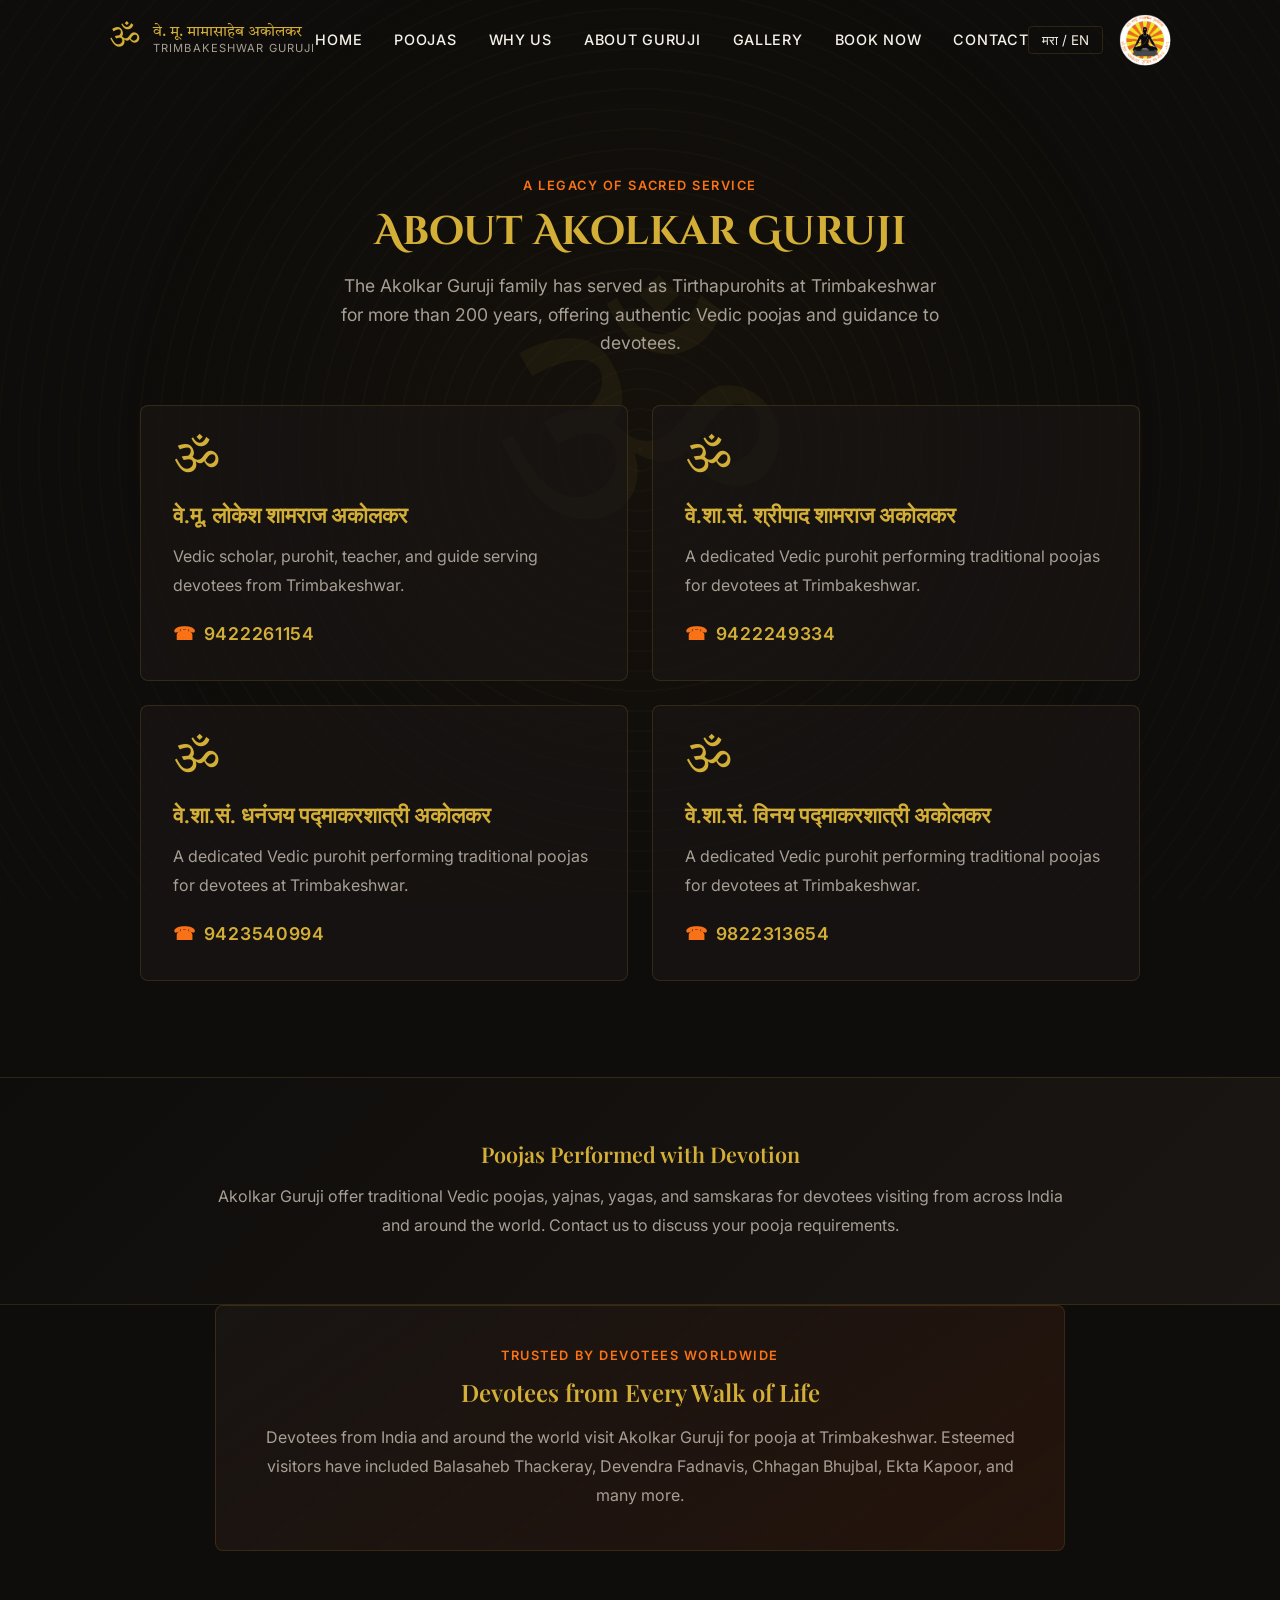
<file: guruji.html>
<!DOCTYPE html>
<html lang="en">
<head>
    <meta charset="UTF-8">
    <meta name="viewport" content="width=device-width, initial-scale=1.0">
    <title>About Akolkar Guruji | Trimbakeshwar Pooja Services</title>
    <meta name="description" content="The Akolkar Guruji family has served as Tirthapurohits at Trimbakeshwar for more than 200 years, performing traditional Vedic poojas for devotees.">
    <link rel="stylesheet" href="styles.css">
    <link rel="icon" href="data:image/svg+xml,<svg xmlns='http://www.w3.org/2000/svg' viewBox='0 0 100 100'><text y='0.9em' font-size='90'>🕉️</text></svg>">
</head>
<body>
    <nav class="navbar" id="navbar">
        <div class="container" style="display:flex;align-items:center;justify-content:space-between;height:var(--header-height);">
            <a href="index.html#hero" class="nav-brand">
                <span class="nav-brand-om">ॐ</span>
                <span class="nav-brand-text">
                    <span class="nav-brand-devanagari">वे. मू. मामासाहेब अकोलकर</span>
                    <span class="nav-brand-english">Trimbakeshwar Guruji</span>
                </span>
            </a>
            <div class="nav-menu-desktop">
                <a href="index.html#hero" class="nav-link" data-en="Home" data-mr="मुख्यपृष्ठ">Home</a>
                <a href="index.html#poojas" class="nav-link" data-en="Poojas" data-mr="पूजा">Poojas</a>
                <a href="index.html#why-choose" class="nav-link" data-en="Why Us" data-mr="आमचे वैशिष्ट्य">Why Us</a>
                <a href="guruji.html" class="nav-link active" data-en="About Guruji" data-mr="गुरुजींबद्दल">About Guruji</a>
                <a href="gallery.html" class="nav-link" data-en="Gallery" data-mr="गॅलरी">Gallery</a>
                <a href="index.html#booking" class="nav-link" data-en="Book Now" data-mr="बुकिंग">Book Now</a>
                <a href="index.html#contact" class="nav-link" data-en="Contact" data-mr="संपर्क">Contact</a>
            </div>
            <div style="display:flex;align-items:center;gap:1rem;">
                <button class="lang-toggle" title="Switch Language" aria-label="Switch Language"><span>मरा</span> / <span>EN</span></button>
                <img src="images/purohitsangh-logo.png" class="purohit-sangh-logo" alt="Trimbakeshwar Purohit Sangh logo">
                <button class="hamburger" aria-label="Menu"><span></span><span></span><span></span></button>
            </div>
        </div>
        <div class="mobile-menu">
            <a href="index.html#hero" class="nav-link" data-en="Home" data-mr="मुख्यपृष्ठ">Home</a>
            <a href="index.html#poojas" class="nav-link" data-en="Poojas" data-mr="पूजा">Poojas</a>
            <a href="index.html#why-choose" class="nav-link" data-en="Why Us" data-mr="आमचे वैशिष्ट्य">Why Us</a>
            <a href="guruji.html" class="nav-link active" data-en="About Guruji" data-mr="गुरुजींबद्दल">About Guruji</a>
            <a href="gallery.html" class="nav-link" data-en="Gallery" data-mr="गॅलरी">Gallery</a>
            <a href="index.html#booking" class="nav-link" data-en="Book Now" data-mr="बुकिंग">Book Now</a>
            <a href="index.html#contact" class="nav-link" data-en="Contact" data-mr="संपर्क">Contact</a>
        </div>
    </nav>

    <main style="padding-top:var(--header-height);">
        <section class="section guruji-intro">
            <div class="container">
                <p class="section-eyebrow slide-up" data-en="A Legacy of Sacred Service" data-mr="पवित्र सेवेचा वारसा">A Legacy of Sacred Service</p>
                <h1 class="section-title slide-up" data-en="About Akolkar Guruji" data-mr="अकोलकर गुरुजींबद्दल">About Akolkar Guruji</h1>
                <p class="section-subtitle slide-up" data-en="The Akolkar Guruji family has served as Tirthapurohits at Trimbakeshwar for more than 200 years, offering authentic Vedic poojas and guidance to devotees." data-mr="अकोलकर गुरुजी हे त्र्यंबकेश्वरचे तीर्थपुरोहित असून २०० हून अधिक वर्षांपासून अस्सल वैदिक पूजा-विधी आणि मार्गदर्शनाद्वारे भक्तांची सेवा करत आहेत.">The Akolkar Guruji family has served as Tirthapurohits at Trimbakeshwar for more than 200 years, offering authentic Vedic poojas and guidance to devotees.</p>

                <div class="guruji-profile-grid">
                    <article class="guruji-profile-card slide-left">
                        <div class="guruji-profile-symbol">ॐ</div>
                        <h2>वे.मू. लोकेश शामराज अकोलकर</h2>
                        <p data-en="Vedic scholar, purohit, teacher, and guide serving devotees from Trimbakeshwar." data-mr="त्र्यंबकेश्वर येथून भक्तांची सेवा करणारे वैदिक विद्वान, पुरोहित, शिक्षक आणि मार्गदर्शक.">Vedic scholar, purohit, teacher, and guide serving devotees from Trimbakeshwar.</p>
                        <a class="guruji-phone" href="tel:+919422261154" aria-label="Call Lokesh Shamraj Akolkar">9422261154</a>
                    </article>
                    <article class="guruji-profile-card slide-right">
                        <div class="guruji-profile-symbol">ॐ</div>
                        <h2>वे.शा.सं. श्रीपाद शामराज अकोलकर</h2>
                        <p data-en="A dedicated Vedic purohit performing traditional poojas for devotees at Trimbakeshwar." data-mr="त्र्यंबकेश्वर येथे भक्तांसाठी पारंपरिक पूजा-विधी करणारे समर्पित वैदिक पुरोहित.">A dedicated Vedic purohit performing traditional poojas for devotees at Trimbakeshwar.</p>
                        <a class="guruji-phone" href="tel:+919422249334" aria-label="Call Shripad Shamraj Akolkar">9422249334</a>
                    </article>
                    <article class="guruji-profile-card slide-left">
                        <div class="guruji-profile-symbol">ॐ</div>
                        <h2>वे.शा.सं. धनंजय पद्माकरशात्री अकोलकर</h2>
                        <p data-en="A dedicated Vedic purohit performing traditional poojas for devotees at Trimbakeshwar." data-mr="त्र्यंबकेश्वर येथे भक्तांसाठी पारंपरिक पूजा-विधी करणारे समर्पित वैदिक पुरोहित.">A dedicated Vedic purohit performing traditional poojas for devotees at Trimbakeshwar.</p>
                        <a class="guruji-phone" href="tel:+919423540994" aria-label="Call Dhananjay Padmakarshastri Akolkar">9423540994</a>
                    </article>
                    <article class="guruji-profile-card slide-right">
                        <div class="guruji-profile-symbol">ॐ</div>
                        <h2>वे.शा.सं. विनय पद्माकरशात्री अकोलकर</h2>
                        <p data-en="A dedicated Vedic purohit performing traditional poojas for devotees at Trimbakeshwar." data-mr="त्र्यंबकेश्वर येथे भक्तांसाठी पारंपरिक पूजा-विधी करणारे समर्पित वैदिक पुरोहित.">A dedicated Vedic purohit performing traditional poojas for devotees at Trimbakeshwar.</p>
                        <a class="guruji-phone" href="tel:+919822313654" aria-label="Call Vinay Padmakarshastri Akolkar">9822313654</a>
                    </article>
                </div>
            </div>
        </section>

        <section class="stats-section guruji-reach">
            <div class="container">
                <div class="guruji-reach-copy">
                    <h2 data-en="Poojas Performed with Devotion" data-mr="भक्तीभावाने संपन्न होणारे पूजा-विधी">Poojas Performed with Devotion</h2>
                    <p data-en="Akolkar Guruji offer traditional Vedic poojas, yajnas, yagas, and samskaras for devotees visiting from across India and around the world. Contact us to discuss your pooja requirements." data-mr="अकोलकर गुरुजी भारतातून आणि जगभरातून येणाऱ्या भक्तांसाठी पारंपरिक वैदिक पूजा, यज्ञ, याग आणि संस्कार संपन्न करतात. आपल्या पूजेच्या आवश्यकतेबद्दल चर्चा करण्यासाठी संपर्क साधा.">Akolkar Guruji offer traditional Vedic poojas, yajnas, yagas, and samskaras for devotees visiting from across India and around the world. Contact us to discuss your pooja requirements.</p>
                </div>
            </div>
        </section>

        <section class="section guruji-visitors">
            <div class="container">
                <div class="guruji-visitors-card slide-up">
                    <p class="section-eyebrow" data-en="Trusted by Devotees Worldwide" data-mr="जगभरातील भक्तांचा विश्वास">Trusted by Devotees Worldwide</p>
                    <h2 data-en="Devotees from Every Walk of Life" data-mr="सर्व क्षेत्रांतील भक्त">Devotees from Every Walk of Life</h2>
                    <p data-en="Devotees from India and around the world visit Akolkar Guruji for pooja at Trimbakeshwar. Esteemed visitors have included Balasaheb Thackeray, Devendra Fadnavis, Chhagan Bhujbal, Ekta Kapoor, and many more." data-mr="भारतासह जगभरातील भक्त त्र्यंबकेश्वर येथे पूजेसाठी अकोलकर गुरुजींकडे येतात. बाळासाहेब ठाकरे, देवेंद्र फडणवीस, छगन भुजबळ, एकता कपूर आणि इतर अनेक मान्यवरांनीही येथे पूजेसाठी भेट दिली आहे.">Devotees from India and around the world visit Akolkar Guruji for pooja at Trimbakeshwar. Esteemed visitors have included Balasaheb Thackeray, Devendra Fadnavis, Chhagan Bhujbal, Ekta Kapoor, and many more.</p>
                </div>
            </div>
        </section>
    </main>

    <script src="script.js"></script>
</body>
</html>
</file>
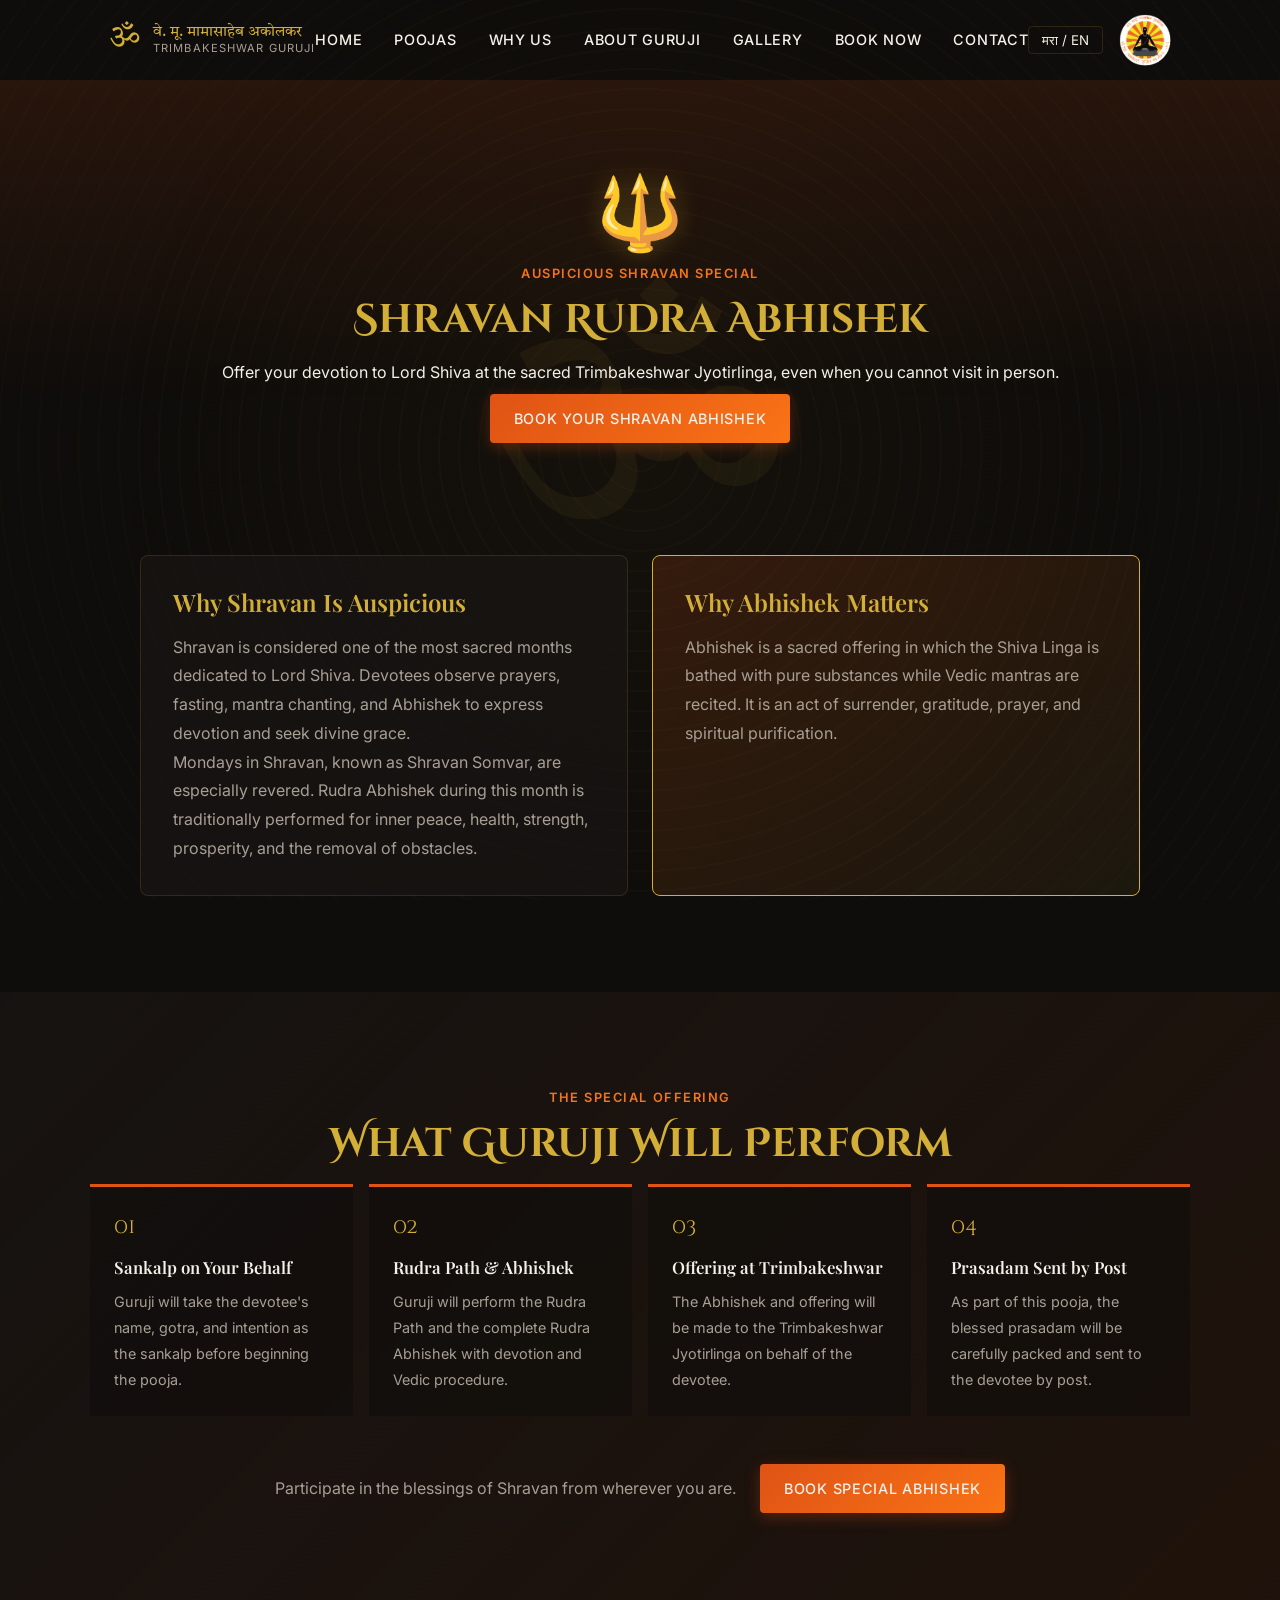
<file: shravan-special.html>
<!DOCTYPE html>
<html lang="en">
<head>
    <meta charset="UTF-8">
    <meta name="viewport" content="width=device-width, initial-scale=1.0">
    <title>🔱 Auspicious Shravan Special | Trimbakeshwar Pooja Services</title>
    <meta name="description" content="Book a special Shravan Rudra Abhishek at Trimbakeshwar Jyotirlinga. Guruji performs Rudra Path and offers the pooja on behalf of devotees, with prasadam sent by post.">
    <link rel="stylesheet" href="styles.css">
    <link rel="icon" href="data:image/svg+xml,<svg xmlns='http://www.w3.org/2000/svg' viewBox='0 0 100 100'><text y='0.9em' font-size='90'>🔱</text></svg>">
</head>
<body>
    <nav class="navbar" id="navbar">
        <div class="container" style="display:flex;align-items:center;justify-content:space-between;height:var(--header-height);">
            <a href="index.html#hero" class="nav-brand">
                <span class="nav-brand-om">ॐ</span>
                <span class="nav-brand-text">
                    <span class="nav-brand-devanagari">वे. मू. मामासाहेब अकोलकर</span>
                    <span class="nav-brand-english">Trimbakeshwar Guruji</span>
                </span>
            </a>
            <div class="nav-menu-desktop">
                <a href="index.html#hero" class="nav-link" data-en="Home" data-mr="मुख्यपृष्ठ">Home</a>
                <a href="index.html#poojas" class="nav-link" data-en="Poojas" data-mr="पूजा">Poojas</a>
                <a href="index.html#why-choose" class="nav-link" data-en="Why Us" data-mr="आमचे वैशिष्ट्य">Why Us</a>
                <a href="guruji.html" class="nav-link" data-en="About Guruji" data-mr="गुरुजींबद्दल">About Guruji</a>
                <a href="gallery.html" class="nav-link" data-en="Gallery" data-mr="गॅलरी">Gallery</a>
                <a href="index.html#booking" class="nav-link" data-en="Book Now" data-mr="बुकिंग">Book Now</a>
                <a href="index.html#contact" class="nav-link" data-en="Contact" data-mr="संपर्क">Contact</a>
            </div>
            <div style="display:flex;align-items:center;gap:1rem;">
                <button class="lang-toggle" title="Switch Language" aria-label="Switch Language"><span>मरा</span> / <span>EN</span></button>
                <img src="images/purohitsangh-logo.png" class="purohit-sangh-logo" alt="Trimbakeshwar Purohit Sangh logo">
                <button class="hamburger" aria-label="Menu"><span></span><span></span><span></span></button>
            </div>
        </div>
        <div class="mobile-menu">
            <a href="index.html#hero" class="nav-link" data-en="Home" data-mr="मुख्यपृष्ठ">Home</a>
            <a href="index.html#poojas" class="nav-link" data-en="Poojas" data-mr="पूजा">Poojas</a>
            <a href="index.html#why-choose" class="nav-link" data-en="Why Us" data-mr="आमचे वैशिष्ट्य">Why Us</a>
            <a href="guruji.html" class="nav-link" data-en="About Guruji" data-mr="गुरुजींबद्दल">About Guruji</a>
            <a href="gallery.html" class="nav-link" data-en="Gallery" data-mr="गॅलरी">Gallery</a>
            <a href="index.html#booking" class="nav-link" data-en="Book Now" data-mr="बुकिंग">Book Now</a>
            <a href="index.html#contact" class="nav-link" data-en="Contact" data-mr="संपर्क">Contact</a>
        </div>
    </nav>

    <main style="padding-top:var(--header-height);">
        <section class="section shravan-page-hero">
            <div class="container">
                <div class="shravan-trishul slide-up">🔱</div>
                <p class="section-eyebrow slide-up" data-en="Auspicious Shravan Special" data-mr="पवित्र श्रावण विशेष">Auspicious Shravan Special</p>
                <h1 class="section-title slide-up" data-en="Shravan Rudra Abhishek" data-mr="श्रावण रुद्राभिषेक">Shravan Rudra Abhishek</h1>
                    <p data-en="Offer your devotion to Lord Shiva at the sacred Trimbakeshwar Jyotirlinga, even when you cannot visit in person." data-mr="तुम्ही प्रत्यक्ष येऊ शकत नसला तरी पवित्र त्र्यंबकेश्वर ज्योतिर्लिंग येथे भगवान शिवाला आपली भक्ती अर्पण करा.">Offer your devotion to Lord Shiva at the sacred Trimbakeshwar Jyotirlinga, even when you cannot visit in person.</p>
                <a href="index.html#booking" class="btn-primary slide-up" data-en="Book Your Shravan Abhishek" data-mr="तुमचा श्रावण अभिषेक बुक करा">Book Your Shravan Abhishek</a>
            </div>
        </section>

        <section class="section shravan-content-section">
            <div class="container">
                <div class="shravan-content-grid">
                    <article class="shravan-info-block slide-left">
                        <h2 data-en="Why Shravan Is Auspicious" data-mr="श्रावण महिना शुभ का आहे">Why Shravan Is Auspicious</h2>
                        <p data-en="Shravan is considered one of the most sacred months dedicated to Lord Shiva. Devotees observe prayers, fasting, mantra chanting, and Abhishek to express devotion and seek divine grace." data-mr="श्रावण हा भगवान शिवाला समर्पित सर्वात पवित्र महिन्यांपैकी एक मानला जातो. भक्त प्रार्थना, उपवास, मंत्रजप आणि अभिषेक करून भक्ती व्यक्त करतात व दैवी कृपा प्राप्त करतात.">Shravan is considered one of the most sacred months dedicated to Lord Shiva. Devotees observe prayers, fasting, mantra chanting, and Abhishek to express devotion and seek divine grace.</p>
                        <p data-en="Mondays in Shravan, known as Shravan Somvar, are especially revered. Rudra Abhishek during this month is traditionally performed for inner peace, health, strength, prosperity, and the removal of obstacles." data-mr="श्रावणातील सोमवार, ज्यांना श्रावण सोमवार म्हणतात, विशेष पूजनीय आहेत. या महिन्यातील रुद्राभिषेक मानसिक शांती, आरोग्य, सामर्थ्य, समृद्धी आणि अडथळे दूर करण्यासाठी केला जातो.">Mondays in Shravan, known as Shravan Somvar, are especially revered. Rudra Abhishek during this month is traditionally performed for inner peace, health, strength, prosperity, and the removal of obstacles.</p>
                    </article>
                    <article class="shravan-info-block shravan-info-block-accent slide-right">
                        <h2 data-en="Why Abhishek Matters" data-mr="अभिषेकाचे महत्त्व">Why Abhishek Matters</h2>
                        <p data-en="Abhishek is a sacred offering in which the Shiva Linga is bathed with pure substances while Vedic mantras are recited. It is an act of surrender, gratitude, prayer, and spiritual purification." data-mr="अभिषेकामध्ये वैदिक मंत्रोच्चार करताना शिवलिंगाला पवित्र द्रव्यांनी स्नान घातले जाते. हा समर्पण, कृतज्ञता, प्रार्थना आणि आध्यात्मिक शुद्धीकरणाचा विधी आहे.">Abhishek is a sacred offering in which the Shiva Linga is bathed with pure substances while Vedic mantras are recited. It is an act of surrender, gratitude, prayer, and spiritual purification.</p>
                    </article>
                </div>
            </div>
        </section>

        <section class="section shravan-abhishek-section">
            <div class="container">
                <p class="section-eyebrow" data-en="The Special Offering" data-mr="विशेष सेवा">The Special Offering</p>
                <h2 class="section-title" data-en="What Guruji Will Perform" data-mr="गुरुजींच्या विशेष सेवा">What Guruji Will Perform</h2>
                <div class="shravan-steps">
                    <article class="shravan-step slide-up"><span>01</span><h3 data-en="Sankalp on Your Behalf" data-mr="तुमच्या वतीने संकल्प">Sankalp on Your Behalf</h3><p data-en="Guruji will take the devotee's name, gotra, and intention as the sankalp before beginning the pooja." data-mr="पूजा सुरू करण्यापूर्वी गुरुजी भक्ताचे नाव, गोत्र आणि संकल्प घेतील.">Guruji will take the devotee's name, gotra, and intention as the sankalp before beginning the pooja.</p></article>
                    <article class="shravan-step slide-up"><span>02</span><h3 data-en="Rudra Path & Abhishek" data-mr="रुद्रपाठ आणि अभिषेक">Rudra Path & Abhishek</h3><p data-en="Guruji will perform the Rudra Path and the complete Rudra Abhishek with devotion and Vedic procedure." data-mr="गुरुजी भक्तिभावाने आणि वैदिक पद्धतीने रुद्रपाठ व संपूर्ण रुद्राभिषेक करतील.">Guruji will perform the Rudra Path and the complete Rudra Abhishek with devotion and Vedic procedure.</p></article>
                    <article class="shravan-step slide-up"><span>03</span><h3 data-en="Offering at Trimbakeshwar" data-mr="त्र्यंबकेश्वर येथे अर्पण">Offering at Trimbakeshwar</h3><p data-en="The Abhishek and offering will be made to the Trimbakeshwar Jyotirlinga on behalf of the devotee." data-mr="भक्ताच्या वतीने त्र्यंबकेश्वर ज्योतिर्लिंगाला अभिषेक आणि नैवेद्य अर्पण केला जाईल.">The Abhishek and offering will be made to the Trimbakeshwar Jyotirlinga on behalf of the devotee.</p></article>
                    <article class="shravan-step slide-up"><span>04</span><h3 data-en="Prasadam Sent by Post" data-mr="प्रसाद पोस्टाने पाठविला जाईल">Prasadam Sent by Post</h3><p data-en="As part of this pooja, the blessed prasadam will be carefully packed and sent to the devotee by post." data-mr="या पूजेचा भाग म्हणून पवित्र प्रसाद काळजीपूर्वक पॅक करून भक्ताला पोस्टाने पाठविला जाईल.">As part of this pooja, the blessed prasadam will be carefully packed and sent to the devotee by post.</p></article>
                </div>
                <div class="shravan-cta slide-up">
                    <p data-en="Participate in the blessings of Shravan from wherever you are." data-mr="तुम्ही कुठेही असलात तरी श्रावणाच्या आशीर्वादात सहभागी व्हा.">Participate in the blessings of Shravan from wherever you are.</p>
                    <a href="index.html#booking" class="btn-primary" data-en="Book Special Abhishek" data-mr="विशेष अभिषेक बुक करा">Book Special Abhishek</a>
                </div>
            </div>
        </section>
    </main>

    <script src="script.js"></script>
</body>
</html>
</file>
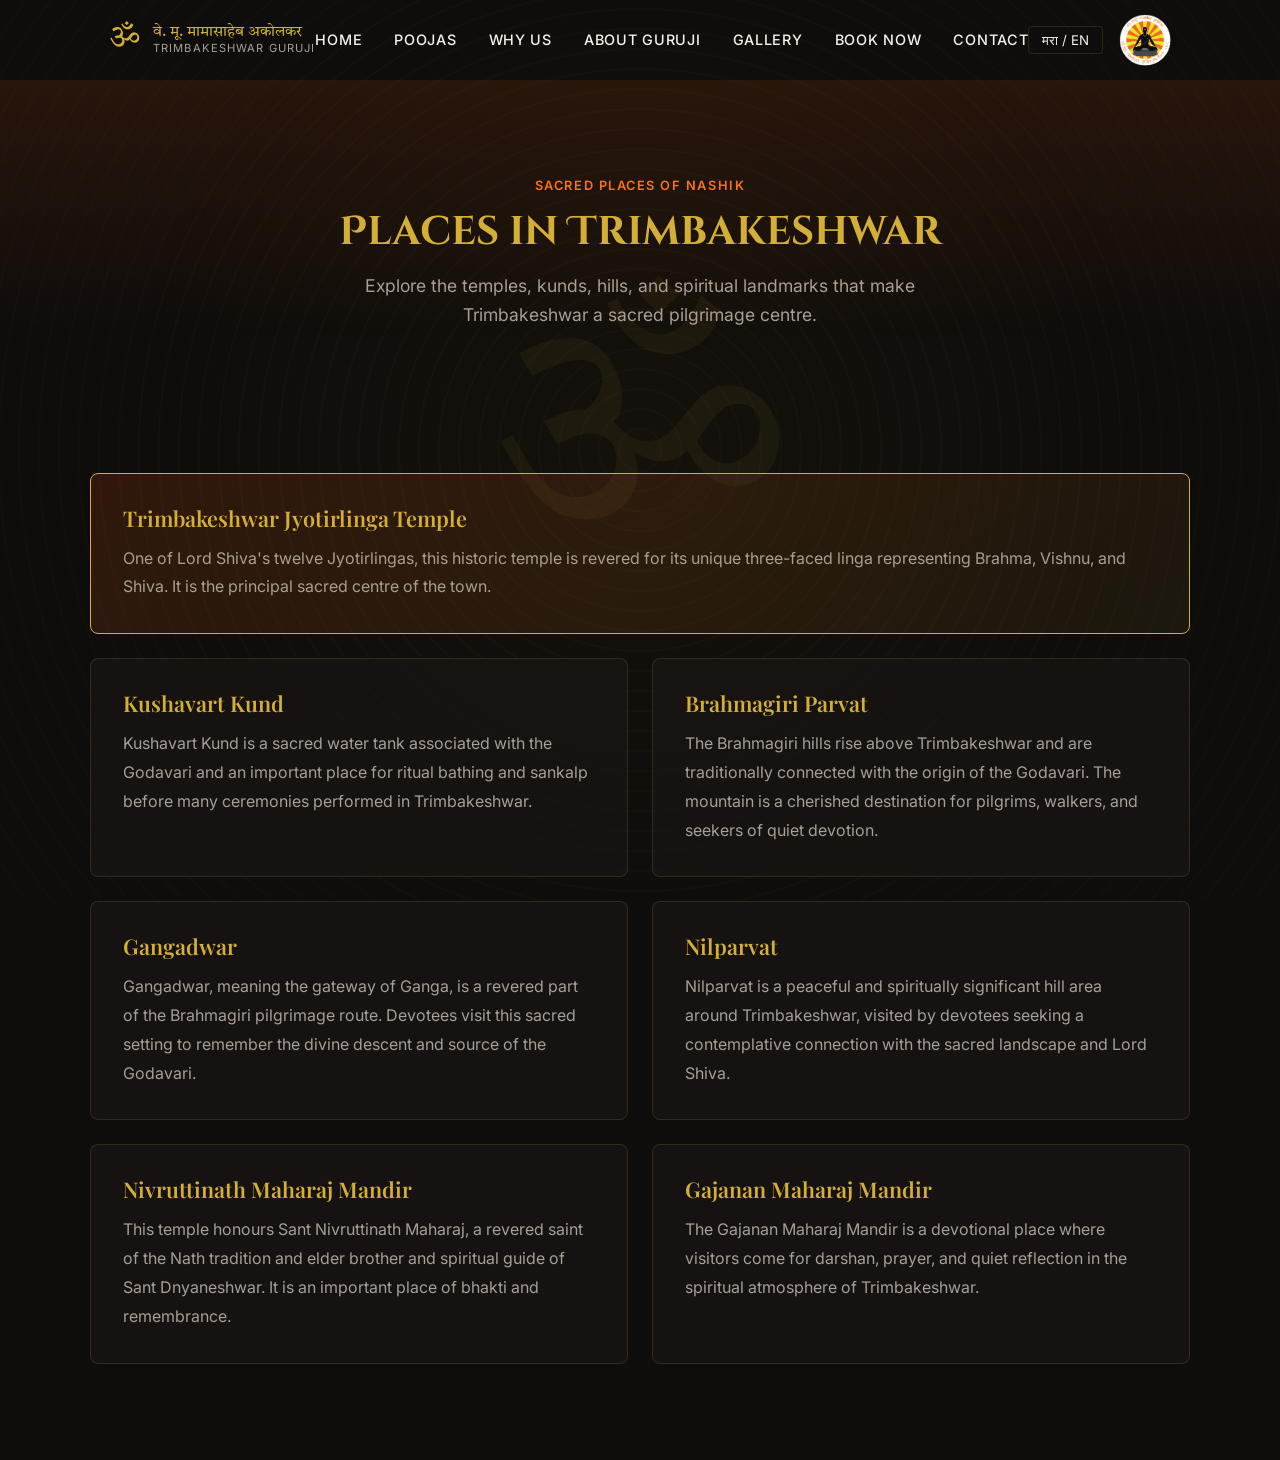
<file: trimbakeshwar-places.html>
<!DOCTYPE html>
<html lang="en">
<head>
    <meta charset="UTF-8">
    <meta name="viewport" content="width=device-width, initial-scale=1.0">
    <title>Places in Trimbakeshwar | Trimbakeshwar Pooja Services</title>
    <meta name="description" content="Discover sacred places in Trimbakeshwar including the Jyotirlinga Temple, Kushavart Kund, Brahmagiri Parvat, Gangadwar, Nilparvat, and revered Maharaj temples.">
    <link rel="stylesheet" href="styles.css">
</head>
<body>
    <nav class="navbar" id="navbar">
        <div class="container" style="display:flex;align-items:center;justify-content:space-between;height:var(--header-height);">
            <a href="index.html#hero" class="nav-brand"><span class="nav-brand-om">ॐ</span><span class="nav-brand-text"><span class="nav-brand-devanagari">वे. मू. मामासाहेब अकोलकर</span><span class="nav-brand-english">Trimbakeshwar Guruji</span></span></a>
            <div class="nav-menu-desktop">
                <a href="index.html#hero" class="nav-link" data-en="Home" data-mr="मुख्यपृष्ठ">Home</a>
                <a href="index.html#poojas" class="nav-link" data-en="Poojas" data-mr="पूजा">Poojas</a>
                <a href="index.html#why-choose" class="nav-link" data-en="Why Us" data-mr="आमचे वैशिष्ट्य">Why Us</a>
                <a href="guruji.html" class="nav-link" data-en="About Guruji" data-mr="गुरुजींबद्दल">About Guruji</a>
                <a href="gallery.html" class="nav-link" data-en="Gallery" data-mr="गॅलरी">Gallery</a>
                <a href="index.html#booking" class="nav-link" data-en="Book Now" data-mr="बुकिंग">Book Now</a>
                <a href="index.html#contact" class="nav-link" data-en="Contact" data-mr="संपर्क">Contact</a>
            </div>
            <div style="display:flex;align-items:center;gap:1rem;"><button class="lang-toggle" title="Switch Language" aria-label="Switch Language"><span>मरा</span> / <span>EN</span></button><img src="images/purohitsangh-logo.png" class="purohit-sangh-logo" alt="Trimbakeshwar Purohit Sangh logo"><button class="hamburger" aria-label="Menu"><span></span><span></span><span></span></button></div>
        </div>
        <div class="mobile-menu">
            <a href="index.html#hero" class="nav-link" data-en="Home" data-mr="मुख्यपृष्ठ">Home</a><a href="index.html#poojas" class="nav-link" data-en="Poojas" data-mr="पूजा">Poojas</a><a href="index.html#why-choose" class="nav-link" data-en="Why Us" data-mr="आमचे वैशिष्ट्य">Why Us</a><a href="guruji.html" class="nav-link" data-en="About Guruji" data-mr="गुरुजींबद्दल">About Guruji</a><a href="gallery.html" class="nav-link" data-en="Gallery" data-mr="गॅलरी">Gallery</a><a href="index.html#booking" class="nav-link" data-en="Book Now" data-mr="बुकिंग">Book Now</a><a href="index.html#contact" class="nav-link" data-en="Contact" data-mr="संपर्क">Contact</a>
        </div>
    </nav>

    <main style="padding-top:var(--header-height);">
        <section class="section places-hero">
            <div class="container">
                <p class="section-eyebrow slide-up" data-en="Sacred Places of Nashik" data-mr="नाशिकमधील पवित्र स्थळे">Sacred Places of Nashik</p>
                <h1 class="section-title slide-up" data-en="Places in Trimbakeshwar" data-mr="त्र्यंबकेश्वरमधील पवित्र स्थळे">Places in Trimbakeshwar</h1>
                <p class="section-subtitle slide-up" data-en="Explore the temples, kunds, hills, and spiritual landmarks that make Trimbakeshwar a sacred pilgrimage centre." data-mr="त्र्यंबकेश्वरला पवित्र तीर्थक्षेत्र बनवणारी मंदिरे, कुंड, पर्वत आणि आध्यात्मिक स्थळे जाणून घ्या.">Explore the temples, kunds, hills, and spiritual landmarks that make Trimbakeshwar a sacred pilgrimage centre.</p>
            </div>
        </section>

        <section class="section places-list-section">
            <div class="container">
                <div class="places-grid">
                    <article class="place-card slide-up"><h2 data-en="Trimbakeshwar Jyotirlinga Temple" data-mr="त्र्यंबकेश्वर ज्योतिर्लिंग मंदिर">Trimbakeshwar Jyotirlinga Temple</h2><p data-en="One of Lord Shiva's twelve Jyotirlingas, this historic temple is revered for its unique three-faced linga representing Brahma, Vishnu, and Shiva. It is the principal sacred centre of the town." data-mr="भगवान शिवाच्या बारा ज्योतिर्लिंगांपैकी एक असलेले हे ऐतिहासिक मंदिर ब्रह्मा, विष्णू आणि शिवाचे प्रतिनिधित्व करणाऱ्या त्रिमुखी लिंगासाठी पूजनीय आहे. हे शहराचे प्रमुख तीर्थक्षेत्र आहे.">One of Lord Shiva's twelve Jyotirlingas, this historic temple is revered for its unique three-faced linga representing Brahma, Vishnu, and Shiva. It is the principal sacred centre of the town.</p></article>
                    <article class="place-card slide-up"><h2 data-en="Kushavart Kund" data-mr="कुशावर्त कुंड">Kushavart Kund</h2><p data-en="Kushavart Kund is a sacred water tank associated with the Godavari and an important place for ritual bathing and sankalp before many ceremonies performed in Trimbakeshwar." data-mr="कुशावर्त कुंड हे गोदावरीशी संबंधित पवित्र जलकुंड असून त्र्यंबकेश्वरमधील अनेक धार्मिक विधींपूर्वी स्नान आणि संकल्पासाठी महत्त्वाचे स्थळ आहे.">Kushavart Kund is a sacred water tank associated with the Godavari and an important place for ritual bathing and sankalp before many ceremonies performed in Trimbakeshwar.</p></article>
                    <article class="place-card slide-up"><h2 data-en="Brahmagiri Parvat" data-mr="ब्रह्मगिरी पर्वत">Brahmagiri Parvat</h2><p data-en="The Brahmagiri hills rise above Trimbakeshwar and are traditionally connected with the origin of the Godavari. The mountain is a cherished destination for pilgrims, walkers, and seekers of quiet devotion." data-mr="ब्रह्मगिरी पर्वत त्र्यंबकेश्वरवर उभा असून गोदावरीच्या उगमाशी त्याचा पारंपरिक संबंध आहे. हे पर्वत तीर्थयात्री, गिर्यारोहक आणि साधनेसाठी येणाऱ्या भक्तांचे आवडते ठिकाण आहे.">The Brahmagiri hills rise above Trimbakeshwar and are traditionally connected with the origin of the Godavari. The mountain is a cherished destination for pilgrims, walkers, and seekers of quiet devotion.</p></article>
                    <article class="place-card slide-up"><h2 data-en="Gangadwar" data-mr="गंगाद्वार">Gangadwar</h2><p data-en="Gangadwar, meaning the gateway of Ganga, is a revered part of the Brahmagiri pilgrimage route. Devotees visit this sacred setting to remember the divine descent and source of the Godavari." data-mr="गंगाद्वार म्हणजे गंगेचे द्वार. हे ब्रह्मगिरीच्या तीर्थमार्गातील पूजनीय स्थळ असून गोदावरीच्या दैवी उगमाचे स्मरण करण्यासाठी भक्त येथे येतात.">Gangadwar, meaning the gateway of Ganga, is a revered part of the Brahmagiri pilgrimage route. Devotees visit this sacred setting to remember the divine descent and source of the Godavari.</p></article>
                    <article class="place-card slide-up"><h2 data-en="Nilparvat" data-mr="नीळपर्वत">Nilparvat</h2><p data-en="Nilparvat is a peaceful and spiritually significant hill area around Trimbakeshwar, visited by devotees seeking a contemplative connection with the sacred landscape and Lord Shiva." data-mr="नीळपर्वत हे त्र्यंबकेश्वर परिसरातील शांत आणि आध्यात्मिकदृष्ट्या महत्त्वाचे पर्वतीय स्थळ आहे. पवित्र परिसरात चिंतन आणि शिवभक्तीसाठी भक्त येथे भेट देतात.">Nilparvat is a peaceful and spiritually significant hill area around Trimbakeshwar, visited by devotees seeking a contemplative connection with the sacred landscape and Lord Shiva.</p></article>
                    <article class="place-card slide-up"><h2 data-en="Nivruttinath Maharaj Mandir" data-mr="निवृत्तिनाथ महाराज मंदिर">Nivruttinath Maharaj Mandir</h2><p data-en="This temple honours Sant Nivruttinath Maharaj, a revered saint of the Nath tradition and elder brother and spiritual guide of Sant Dnyaneshwar. It is an important place of bhakti and remembrance." data-mr="हे मंदिर नाथ परंपरेतील पूजनीय संत निवृत्तिनाथ महाराजांना समर्पित आहे. ते संत ज्ञानेश्वरांचे ज्येष्ठ बंधू आणि आध्यात्मिक मार्गदर्शक होते. हे भक्ती आणि स्मरणाचे महत्त्वाचे स्थळ आहे.">This temple honours Sant Nivruttinath Maharaj, a revered saint of the Nath tradition and elder brother and spiritual guide of Sant Dnyaneshwar. It is an important place of bhakti and remembrance.</p></article>
                    <article class="place-card slide-up"><h2 data-en="Gajanan Maharaj Mandir" data-mr="गजानन महाराज मंदिर">Gajanan Maharaj Mandir</h2><p data-en="The Gajanan Maharaj Mandir is a devotional place where visitors come for darshan, prayer, and quiet reflection in the spiritual atmosphere of Trimbakeshwar." data-mr="गजानन महाराज मंदिर हे त्र्यंबकेश्वरच्या आध्यात्मिक वातावरणातील भक्तीचे स्थळ आहे. दर्शन, प्रार्थना आणि शांत चिंतनासाठी भाविक येथे येतात.">The Gajanan Maharaj Mandir is a devotional place where visitors come for darshan, prayer, and quiet reflection in the spiritual atmosphere of Trimbakeshwar.</p></article>
                </div>
            </div>
        </section>
    </main>
    <script src="script.js"></script>
</body>
</html>
</file>
<file: styles.css>
@import url('https://fonts.googleapis.com/css2?family=Cinzel+Decorative:wght@400;700;900&family=Inter:wght@300;400;500;600&family=Playfair+Display:ital,wght@0,400;0,600;0,700;1,400&family=Tiro+Devanagari+Hindi:ital@0;1&display=swap');

:root {
  /* Color Palette */
  --primary: #E05315;
  --primary-light: #F97316;
  --accent: #D4AF37;
  --accent-light: #EAB308;
  --bg-dark: #0F0D0B;
  --bg-card: #1A1614;
  --bg-card-hover: #231F1B;
  --surface: #FAF7F2;
  --vermilion: #881337;
  --text-light: #F5F0E8;
  --text-muted: #A89F94;
  --whatsapp: #25D366;
  --border: rgba(212, 175, 55, 0.15);

  /* Typography */
  --font-heading: 'Playfair Display', serif;
  --font-display: 'Cinzel Decorative', serif;
  --font-body: 'Inter', sans-serif;
  --font-devanagari: 'Tiro Devanagari Hindi', serif;

  /* Spacing & Layout */
  --header-height: 80px;
  --transition: all 0.3s cubic-bezier(0.4, 0, 0.2, 1);
}

/* Reset & Global */
* {
  margin: 0;
  padding: 0;
  box-sizing: border-box;
}

html {
  scroll-behavior: smooth;
  font-family: var(--font-body);
  background-color: var(--bg-dark);
  color: var(--text-light);
  line-height: 1.6;
}

body {
  overflow-x: hidden;
  position: relative;
}

/* Mandala Watermark */
body::before {
  content: '';
  position: fixed;
  top: 0;
  left: 0;
  width: 100vw;
  height: 100vh;
  background-image: radial-gradient(circle at center, rgba(212, 175, 55, 0.03) 0%, transparent 70%),
                    repeating-radial-gradient(circle at center, rgba(212, 175, 55, 0.02) 0, rgba(212, 175, 55, 0.02) 2px, transparent 2px, transparent 20px);
  z-index: -1;
  pointer-events: none;
}

body::after {
  content: "\0950";
  position: fixed;
  top: 50%;
  left: 50%;
  transform: translate(-50%, -50%);
  color: rgba(212, 175, 55, 0.06);
  font-family: var(--font-devanagari);
  font-size: clamp(8rem, 24vw, 20rem);
  line-height: 1;
  z-index: -1;
  pointer-events: none;
}

/* Typography */
h1, h2, h3, h4, h5, h6 {
  font-family: var(--font-heading);
  font-weight: 600;
  line-height: 1.2;
}

a {
  text-decoration: none;
  color: inherit;
}

/* Layout Utilities */
.container {
  max-width: 1200px;
  margin: 0 auto;
  padding: 0 1.5rem;
}

.section {
  padding: 6rem 0;
  position: relative;
}

.section-title {
  font-family: var(--font-display);
  font-size: 2.5rem;
  color: var(--accent);
  text-align: center;
  margin-bottom: 1rem;
}

.section-subtitle {
  text-align: center;
  color: var(--text-muted);
  font-size: 1.1rem;
  max-width: 600px;
  margin: 0 auto 3rem;
}

.section-eyebrow {
  color: var(--primary-light);
  font-size: 0.8rem;
  font-weight: 600;
  letter-spacing: 0.12em;
  text-align: center;
  text-transform: uppercase;
  margin-bottom: 0.75rem;
}

.guruji-intro {
  padding-bottom: 4rem;
}

.guruji-profile-grid {
  display: grid;
  grid-template-columns: repeat(2, minmax(0, 1fr));
  gap: 1.5rem;
  max-width: 1000px;
  margin: 0 auto;
}

.guruji-profile-card {
  background: rgba(26, 22, 20, 0.72);
  border: 1px solid var(--border);
  border-radius: 8px;
  padding: 2rem;
}

.guruji-profile-card {
  min-height: 210px;
}

.guruji-profile-card {
  display: flex;
  flex-direction: column;
}

.guruji-profile-symbol {
  color: var(--accent);
  font-family: var(--font-devanagari);
  font-size: 3rem;
  line-height: 1;
  margin-bottom: 1rem;
}

.guruji-profile-card h2,
.guruji-reach h2 {
  color: var(--accent);
  font-size: 1.35rem;
  margin-bottom: 0.9rem;
}

.guruji-profile-card p,
.guruji-reach p {
  color: var(--text-muted);
  line-height: 1.8;
}

.guruji-phone {
  display: inline-flex;
  align-items: center;
  width: fit-content;
  margin-top: auto;
  padding-top: 1.25rem;
  color: var(--accent);
  font-size: 1.1rem;
  font-weight: 600;
  letter-spacing: 0.04em;
}

.guruji-phone::before {
  content: '☎';
  margin-right: 0.5rem;
  color: var(--primary-light);
}

.guruji-phone:hover,
.guruji-phone:focus-visible {
  color: var(--accent-light);
  text-decoration: underline;
}

.guruji-reach {
  margin-top: 2rem;
}

.guruji-reach-copy {
  max-width: 850px;
  margin: 0 auto;
  text-align: center;
}

.guruji-visitors {
  padding-top: 0;
}

.guruji-visitors-card {
  max-width: 850px;
  margin: 0 auto;
  padding: 2.5rem;
  text-align: center;
  border: 1px solid var(--border);
  border-radius: 8px;
  background: linear-gradient(145deg, rgba(26, 22, 20, 0.86), rgba(224, 83, 21, 0.1));
}

.guruji-visitors-card h2 {
  margin-bottom: 1rem;
  color: var(--accent);
  font-size: 1.5rem;
}

.guruji-visitors-card p:last-child {
  color: var(--text-muted);
  line-height: 1.8;
}

.shravan-page-hero {
  padding-bottom: 4rem;
  text-align: center;
  background: linear-gradient(180deg, rgba(224, 83, 21, 0.12), transparent 75%);
}

.shravan-trishul { color: var(--accent); font-size: 4.5rem; line-height: 1; margin-bottom: 1rem; text-shadow: 0 0 24px rgba(212, 175, 55, 0.3); }
.shravan-page-hero .btn-primary { margin-top: 0.5rem; }
.shravan-content-section { padding-top: 3rem; }
.shravan-content-grid { display: grid; grid-template-columns: repeat(2, minmax(0, 1fr)); gap: 1.5rem; max-width: 1000px; margin: 0 auto; }
.shravan-info-block { padding: 2rem; border: 1px solid var(--border); border-radius: 8px; background: rgba(26, 22, 20, 0.72); }
.shravan-info-block h2 { color: var(--accent); font-size: 1.5rem; margin-bottom: 1rem; }
.shravan-info-block p, .shravan-step p, .shravan-cta p { color: var(--text-muted); line-height: 1.8; }
.shravan-info-block-accent { border-color: var(--accent); background: linear-gradient(145deg, rgba(224, 83, 21, 0.16), rgba(212, 175, 55, 0.07)); }
.shravan-info-icon { font-size: 2.5rem; margin-bottom: 0.75rem; }
.shravan-abhishek-section { background: linear-gradient(135deg, rgba(26, 22, 20, 0.7), rgba(224, 83, 21, 0.08)); }
.shravan-steps { display: grid; grid-template-columns: repeat(4, minmax(0, 1fr)); gap: 1rem; max-width: 1100px; margin: 0 auto; }
.shravan-step { padding: 1.5rem; border-top: 3px solid var(--primary); background: rgba(15, 13, 11, 0.58); }
.shravan-step > span { color: var(--accent); font-family: var(--font-display); font-size: 1.3rem; }
.shravan-step h3 { color: var(--text-light); font-size: 1.05rem; margin: 0.75rem 0; }
.shravan-step p { font-size: 0.9rem; }
.shravan-cta { display: flex; align-items: center; justify-content: center; gap: 1.5rem; margin: 3rem auto 0; text-align: center; }

.shravan-highlight {
  display: flex;
  align-items: center;
  gap: 1.25rem;
  max-width: 1000px;
  margin: 0 auto 3rem;
  padding: 1.25rem 1.5rem;
  border: 1px solid var(--accent);
  border-left: 5px solid var(--primary);
  border-radius: 8px;
  background: linear-gradient(100deg, rgba(224, 83, 21, 0.16), rgba(212, 175, 55, 0.08));
  box-shadow: 0 8px 24px rgba(0, 0, 0, 0.18);
}

.shravan-highlight-icon {
  flex: 0 0 auto;
  font-size: 2.4rem;
}

.shravan-highlight-copy {
  flex: 1;
}

.shravan-highlight-kicker {
  color: var(--accent-light);
  font-size: 0.78rem;
  font-weight: 600;
  letter-spacing: 0.08em;
  text-transform: uppercase;
}

.shravan-highlight h3 {
  margin: 0.15rem 0 0.25rem;
  color: var(--text-light);
  font-size: 1.35rem;
}

.shravan-highlight-copy > p:last-child {
  color: var(--text-muted);
  font-size: 0.95rem;
}

/* Gold Foil Divider */
.section-divider {
  height: 2px;
  width: 100%;
  background: linear-gradient(90deg, transparent, var(--accent), transparent);
  opacity: 0.3;
  margin: 2rem 0;
}

/* Buttons */
.btn-primary, .btn-secondary, .btn-whatsapp, .btn-call, .btn-outline {
  display: inline-flex;
  align-items: center;
  justify-content: center;
  padding: 0.8rem 1.5rem;
  border-radius: 4px;
  font-weight: 500;
  transition: var(--transition);
  cursor: pointer;
  border: none;
  font-family: var(--font-body);
  text-transform: uppercase;
  letter-spacing: 0.05em;
  font-size: 0.9rem;
}

.btn-primary {
  background: linear-gradient(135deg, var(--primary), var(--primary-light));
  color: var(--text-light);
  box-shadow: 0 4px 15px rgba(224, 83, 21, 0.3);
}

.btn-primary:hover {
  transform: translateY(-2px);
  box-shadow: 0 6px 20px rgba(224, 83, 21, 0.4);
}

.btn-secondary {
  background: var(--accent);
  color: var(--bg-dark);
}

.btn-secondary:hover {
  background: var(--accent-light);
  transform: translateY(-2px);
}

.btn-outline {
  background: transparent;
  border: 1px solid var(--accent);
  color: var(--accent);
}

.btn-outline:hover {
  background: rgba(212, 175, 55, 0.1);
}

.btn-whatsapp {
  background: var(--whatsapp);
  color: #fff;
}

/* Navbar */
.navbar {
  position: fixed;
  top: 0;
  width: 100%;
  height: var(--header-height);
  z-index: 1000;
  transition: var(--transition);
  background: transparent;
  display: flex;
  align-items: center;
  padding: 0 5%;
}

.navbar.scrolled {
  background: rgba(15, 13, 11, 0.85);
  backdrop-filter: blur(20px);
  -webkit-backdrop-filter: blur(20px);
  border-bottom: 1px solid var(--border);
  box-shadow: 0 4px 30px rgba(0, 0, 0, 0.5);
}

.nav-brand {
  display: flex;
  align-items: center;
  gap: 0.75rem;
  text-decoration: none;
}

.nav-brand-om {
  font-size: 2rem;
  color: var(--accent);
  font-family: var(--font-devanagari);
}

.nav-brand-text {
  display: flex;
  flex-direction: column;
  line-height: 1.2;
}

.nav-brand-devanagari {
  font-family: var(--font-devanagari);
  font-size: 0.95rem;
  color: var(--accent);
}

.nav-brand-english {
  font-size: 0.7rem;
  color: var(--text-muted);
  text-transform: uppercase;
  letter-spacing: 0.1em;
}

.nav-menu-desktop {
  display: flex;
  gap: 2rem;
  align-items: center;
}

.nav-links {
  display: flex;
  gap: 2rem;
  align-items: center;
}

.nav-link {
  font-size: 0.9rem;
  font-weight: 500;
  text-transform: uppercase;
  letter-spacing: 0.05em;
  color: var(--text-light);
  transition: var(--transition);
  position: relative;
}

.nav-link::after {
  content: '';
  position: absolute;
  bottom: -4px;
  left: 0;
  width: 0;
  height: 2px;
  background: var(--accent);
  transition: var(--transition);
}

.nav-link-special {
  color: var(--accent-light);
  font-weight: 700;
}

.nav-link-special:hover,
.nav-link-special.active {
  color: var(--primary-light);
}

.nav-link:hover {
  color: var(--accent);
}

.nav-link:hover::after {
  width: 100%;
}

.lang-toggle {
  background: transparent;
  border: 1px solid var(--border);
  color: var(--text-light);
  padding: 0.3rem 0.8rem;
  border-radius: 4px;
  cursor: pointer;
  font-family: var(--font-body);
}

.purohit-sangh-logo {
  width: 52px;
  height: 52px;
  object-fit: contain;
  border-radius: 50%;
}

.hamburger {
  display: none;
  background: transparent;
  border: none;
  cursor: pointer;
  width: 30px;
  height: 24px;
  position: relative;
  z-index: 1001;
}

.hamburger span {
  display: block;
  width: 100%;
  height: 2px;
  background: var(--accent);
  margin-bottom: 6px;
  transition: var(--transition);
  border-radius: 2px;
}

.hamburger span:last-child { margin-bottom: 0; }

.hamburger.active span:nth-child(1) {
  transform: rotate(45deg) translate(6px, 6px);
}
.hamburger.active span:nth-child(2) {
  opacity: 0;
}
.hamburger.active span:nth-child(3) {
  transform: rotate(-45deg) translate(6px, -6px);
}

/* Mobile Menu */
.mobile-menu {
  position: fixed;
  top: var(--header-height);
  left: 100%;
  width: 100%;
  height: calc(100vh - var(--header-height));
  background: rgba(15, 13, 11, 0.95);
  backdrop-filter: blur(10px);
  display: flex;
  flex-direction: column;
  align-items: center;
  justify-content: center;
  gap: 2rem;
  transition: var(--transition);
  z-index: 999;
}

.mobile-menu.active {
  left: 0;
}

/* Hero Section */
.hero {
  height: 100vh;
  min-height: 600px;
  background: url('hero-bg.jpg') center/cover no-repeat; /* Replace with actual image */
  position: relative;
  display: flex;
  align-items: center;
  justify-content: center;
  text-align: center;
}

.hero-overlay {
  position: absolute;
  top: 0;
  left: 0;
  width: 100%;
  height: 100%;
  background: linear-gradient(to bottom, rgba(15, 13, 11, 0.7) 0%, rgba(224, 83, 21, 0.2) 100%);
}

.hero-content {
  position: relative;
  z-index: 2;
  max-width: 800px;
  padding: 0 1.5rem;
}

.hero-title {
  font-family: var(--font-display);
  font-size: clamp(2.5rem, 5vw, 4.5rem);
  color: var(--accent);
  margin-bottom: 1rem;
  text-shadow: 0 2px 10px rgba(0,0,0,0.5);
}

.hero-subtitle {
  font-size: clamp(1.1rem, 2vw, 1.5rem);
  margin-bottom: 2rem;
  text-shadow: 0 2px 5px rgba(0,0,0,0.5);
}

.hero-trust-badge {
  display: inline-block;
  padding: 0.5rem 1rem;
  border: 1px solid var(--accent);
  border-radius: 20px;
  background: rgba(15, 13, 11, 0.5);
  backdrop-filter: blur(5px);
  margin-bottom: 2rem;
  font-size: 0.9rem;
  color: var(--accent);
}

.hero-ctas {
  display: flex;
  gap: 1rem;
  justify-content: center;
}

/* Poojas Section & Cards */
.pooja-grid {
  display: grid;
  grid-template-columns: repeat(auto-fit, minmax(300px, 1fr));
  gap: 2rem;
  margin-top: 3rem;
}

.pooja-card {
  background: var(--bg-card);
  border-top: 3px solid var(--accent);
  border-radius: 8px;
  padding: 2rem;
  transition: var(--transition);
  position: relative;
  overflow: hidden;
  box-shadow: 0 4px 20px rgba(0,0,0,0.2);
}

.pooja-card::before {
  content: '';
  position: absolute;
  top: 0; left: 0; width: 100%; height: 100%;
  background: radial-gradient(circle at top right, rgba(212, 175, 55, 0.1), transparent 50%);
  opacity: 0;
  transition: var(--transition);
}

.pooja-card:hover {
  transform: translateY(-10px);
  background: var(--bg-card-hover);
  box-shadow: 0 15px 30px rgba(224, 83, 21, 0.15);
}

.pooja-card:hover::before {
  opacity: 1;
}

.pooja-icon {
  font-size: 2.5rem;
  color: var(--accent);
  margin-bottom: 1rem;
}

.pooja-name {
  font-size: 1.5rem;
  margin-bottom: 0.5rem;
}

.pooja-duration {
  font-size: 0.9rem;
  color: var(--primary);
  margin-bottom: 1rem;
  display: flex;
  align-items: center;
  gap: 0.5rem;
}

.pooja-desc {
  color: var(--text-muted);
  margin-bottom: 1.5rem;
  font-size: 0.95rem;
}

/* Featured Pooja Card */
.pooja-card-featured {
  border-top-color: var(--primary);
  background: linear-gradient(145deg, var(--bg-card), rgba(224, 83, 21, 0.08));
}

.pooja-featured-tag {
  position: absolute;
  top: 0;
  right: 0;
  background: linear-gradient(135deg, var(--primary), var(--vermilion));
  color: white;
  padding: 0.3rem 1rem;
  font-size: 0.75rem;
  font-weight: 600;
  text-transform: uppercase;
  letter-spacing: 0.05em;
  border-radius: 0 8px 0 8px;
}

.pooja-name-mr {
  display: block;
  font-family: var(--font-devanagari);
  font-size: 0.85rem;
  color: var(--text-muted);
  font-weight: 400;
  margin-top: 0.2rem;
}

/* Feature Cards (Why Choose Us) */
.features-grid {
  display: grid;
  grid-template-columns: repeat(auto-fit, minmax(300px, 1fr));
  gap: 2rem;
}

.feature-card {
  text-align: center;
  padding: 2rem;
  background: rgba(26, 22, 20, 0.5);
  border: 1px solid var(--border);
  border-radius: 8px;
  transition: var(--transition);
}

.feature-card:hover {
  border-color: var(--accent);
  background: var(--bg-card);
}

.feature-icon {
  font-size: 2rem;
  color: var(--primary);
  margin-bottom: 1rem;
}

.pooja-icon,
.feature-icon,
.travel-icon,
.shravan-highlight-icon,
.shravan-info-icon {
  display: none;
}

.feature-title {
  font-size: 1.2rem;
  margin-bottom: 0.5rem;
}

.feature-desc {
  color: var(--text-muted);
  font-size: 0.9rem;
}

/* Stats Section */
.stats-section {
  background: linear-gradient(135deg, var(--bg-dark), var(--bg-card));
  border-top: 1px solid var(--border);
  border-bottom: 1px solid var(--border);
  padding: 4rem 0;
}

.stats-grid {
  display: flex;
  justify-content: space-around;
  flex-wrap: wrap;
  gap: 2rem;
}

.stat-item {
  text-align: center;
}

.stat-number {
  font-family: var(--font-display);
  font-size: 3rem;
  color: var(--accent);
  margin-bottom: 0.5rem;
}

.stat-label {
  font-size: 1rem;
  text-transform: uppercase;
  letter-spacing: 0.1em;
  color: var(--text-muted);
}

/* Gallery Section */
.gallery-grid {
  display: grid;
  grid-template-columns: repeat(4, 1fr);
  gap: 1rem;
}

.gallery-item {
  position: relative;
  aspect-ratio: 4 / 3;
  overflow: hidden;
  border-radius: 8px;
  cursor: pointer;
}

.gallery-img {
  width: 100%;
  height: 100%;
  object-fit: cover;
  transition: transform 0.5s ease;
}

.gallery-item:hover .gallery-img {
  transform: scale(1.1);
}

.gallery-item::after {
  content: '';
  position: absolute;
  top: 0; left: 0; width: 100%; height: 100%;
  background: rgba(15, 13, 11, 0.4);
  opacity: 0;
  transition: var(--transition);
}

.gallery-item:hover::after {
  opacity: 1;
}

/* Lightbox */
.lightbox {
  position: fixed;
  top: 0; left: 0; width: 100vw; height: 100vh;
  background: rgba(0,0,0,0.9);
  display: flex;
  align-items: center;
  justify-content: center;
  z-index: 2000;
  opacity: 0;
  pointer-events: none;
  transition: var(--transition);
}

.lightbox.active {
  opacity: 1;
  pointer-events: auto;
}

.lightbox-img {
  max-width: 90%;
  max-height: 90%;
  border: 2px solid var(--accent);
}

.lightbox-close {
  position: absolute;
  top: 2rem; right: 2rem;
  color: var(--text-light);
  font-size: 2rem;
  cursor: pointer;
  background: transparent;
  border: none;
}

/* Testimonials Carousel */
.testimonial-slider {
  overflow: hidden;
  padding: 1rem 0;
}

.testimonial-track {
  display: flex;
  gap: 2rem;
  overflow-x: auto;
  scroll-snap-type: x mandatory;
  padding-bottom: 1rem;
  scrollbar-width: thin;
  scrollbar-color: var(--accent) var(--bg-card);
}

.testimonial-track::-webkit-scrollbar {
  height: 6px;
}
.testimonial-track::-webkit-scrollbar-thumb {
  background: var(--accent);
  border-radius: 3px;
}

.testimonial-card {
  flex: 0 0 calc(33.333% - 1.33rem);
  scroll-snap-align: start;
  background: var(--bg-card);
  padding: 2rem;
  border-radius: 8px;
  border: 1px solid var(--border);
  position: relative;
}

.testimonial-card::before {
  content: '""';
  position: absolute;
  top: 1rem; right: 1rem;
  font-family: var(--font-display);
  font-size: 4rem;
  color: rgba(212, 175, 55, 0.1);
  line-height: 1;
}

.testimonial-text {
  font-style: italic;
  margin-bottom: 1.5rem;
  color: var(--text-light);
}

.testimonial-author {
  font-weight: 600;
  color: var(--accent);
}

.testimonial-location {
  font-size: 0.8rem;
  color: var(--text-muted);
}

.testimonial-stars {
  color: var(--accent-light);
  margin-bottom: 1rem;
}

/* Booking Form */
.booking-container {
  max-width: 700px;
  margin: 0 auto;
  background: var(--bg-card);
  padding: 3rem;
  border-radius: 8px;
  border: 1px solid var(--border);
}

.booking-form {
  display: flex;
  flex-direction: column;
  gap: 1.5rem;
}

.form-group {
  position: relative;
}

.form-input, .form-select, .form-textarea {
  width: 100%;
  background: transparent;
  border: 1px solid var(--border);
  border-radius: 4px;
  padding: 1rem;
  color: var(--text-light);
  font-family: var(--font-body);
  transition: var(--transition);
}

.form-textarea {
  resize: vertical;
  min-height: 100px;
}

.form-label {
  position: absolute;
  top: 1rem;
  left: 1rem;
  color: var(--text-muted);
  transition: var(--transition);
  pointer-events: none;
  background: var(--bg-card);
  padding: 0 0.2rem;
}

.form-input:focus, .form-select:focus, .form-textarea:focus {
  outline: none;
  border-color: var(--accent);
  box-shadow: 0 0 0 1px var(--accent);
}

.form-input:focus ~ .form-label,
.form-input:not(:placeholder-shown) ~ .form-label,
.form-textarea:focus ~ .form-label,
.form-textarea:not(:placeholder-shown) ~ .form-label {
  top: -0.6rem;
  font-size: 0.8rem;
  color: var(--accent);
}

.form-select {
  appearance: none;
  background-color: var(--bg-card);
  background-image: url("data:image/svg+xml;charset=US-ASCII,%3Csvg%20xmlns%3D%22http%3A%2F%2Fwww.w3.org%2F2000%2Fsvg%22%20width%3D%22292.4%22%20height%3D%22292.4%22%3E%3Cpath%20fill%3D%22%23D4AF37%22%20d%3D%22M287%2069.4a17.6%2017.6%200%200%200-13-5.4H18.4c-5%200-9.3%201.8-12.9%205.4A17.6%2017.6%200%200%200%200%2082.2c0%205%201.8%209.3%205.4%2012.9l128%20127.9c3.6%203.6%207.8%205.4%2012.8%205.4s9.2-1.8%2012.8-5.4L287%2095c3.5-3.5%205.4-7.8%205.4-12.8%200-5-1.9-9.2-5.5-12.8z%22%2F%3E%3C%2Fsvg%3E");
  background-repeat: no-repeat;
  background-position: right 1rem top 50%;
  background-size: 0.65rem auto;
}

.form-select option {
  background: var(--bg-card);
  color: var(--text-light);
}

.form-error {
  color: var(--vermilion);
  font-size: 0.8rem;
  margin-top: 0.3rem;
  display: none;
}

.form-validation-message {
  display: none;
  color: var(--vermilion);
  font-size: 0.78rem;
  margin-top: 0.3rem;
}

.form-group.form-error .form-validation-message {
  display: block;
}

.form-group.form-error .form-input,
.form-group.form-error .form-select {
  border-color: var(--vermilion);
}

/* Travel Info Section */
.travel-grid {
  display: grid;
  grid-template-columns: repeat(auto-fit, minmax(250px, 1fr));
  gap: 2rem;
}

.travel-card {
  background: var(--bg-card);
  padding: 2rem;
  border-radius: 8px;
  border: 1px solid var(--border);
  text-align: center;
}

.travel-icon {
  font-size: 2rem;
  color: var(--accent);
  margin-bottom: 1rem;
}

.travel-title {
  margin-bottom: 0.5rem;
}

.travel-info {
  color: var(--text-muted);
}

/* Footer */
.footer {
  background: #000;
  padding: 4rem 0 2rem;
  border-top: 2px solid var(--accent);
}

.footer-content {
  display: grid;
  grid-template-columns: repeat(auto-fit, minmax(200px, 1fr));
  gap: 3rem;
  margin-bottom: 3rem;
}

.footer-col h4 {
  color: var(--accent);
  margin-bottom: 1.5rem;
}

.footer-links {
  list-style: none;
}

.footer-links li {
  margin-bottom: 0.8rem;
}

.footer-links a {
  color: var(--text-muted);
  transition: var(--transition);
}

.footer-links a:hover {
  color: var(--primary);
}

.social-links {
  display: flex;
  gap: 1rem;
}

.social-links a {
  width: 40px;
  height: 40px;
  border-radius: 50%;
  background: rgba(255,255,255,0.1);
  display: flex;
  align-items: center;
  justify-content: center;
  transition: var(--transition);
}

.social-links a:hover {
  background: var(--accent);
  color: var(--bg-dark);
}

.footer-bottom {
  text-align: center;
  padding-top: 2rem;
  border-top: 1px solid rgba(255,255,255,0.1);
  color: var(--text-muted);
  font-size: 0.9rem;
}

/* Modal for Pooja Detail */
.pooja-modal {
  position: fixed;
  top: 0; left: 0; width: 100vw; height: 100vh;
  z-index: 2000;
  display: flex;
  align-items: center;
  justify-content: center;
  opacity: 0;
  pointer-events: none;
  transition: var(--transition);
}

.pooja-modal.active {
  opacity: 1;
  pointer-events: auto;
}

.modal-overlay {
  position: absolute;
  top: 0; left: 0; width: 100%; height: 100%;
  background: rgba(0,0,0,0.8);
  backdrop-filter: blur(5px);
}

.modal-content {
  position: relative;
  background: var(--bg-card);
  width: 90%;
  max-width: 800px;
  max-height: 90vh;
  overflow-y: auto;
  border-radius: 8px;
  border: 1px solid var(--accent);
  transform: translateY(50px);
  transition: var(--transition);
  padding: 2rem;
}

.pooja-modal.active .modal-content {
  transform: translateY(0);
}

.modal-close {
  position: absolute;
  top: 1rem; right: 1rem;
  background: transparent;
  border: none;
  color: var(--text-light);
  font-size: 1.5rem;
  cursor: pointer;
}

.modal-header {
  border-bottom: 1px solid var(--border);
  padding-bottom: 1rem;
  margin-bottom: 2rem;
}

/* Timeline in Modal */
.procedure-timeline {
  position: relative;
  padding-left: 2rem;
}

.procedure-timeline::before {
  content: '';
  position: absolute;
  top: 0; left: 7px;
  width: 2px;
  height: 100%;
  background: var(--border);
}

.timeline-step {
  position: relative;
  margin-bottom: 2rem;
}

.timeline-dot {
  position: absolute;
  left: -2rem;
  width: 16px;
  height: 16px;
  border-radius: 50%;
  background: var(--accent);
  border: 4px solid var(--bg-card);
}

.timeline-content {
  background: rgba(255,255,255,0.03);
  padding: 1rem;
  border-radius: 4px;
}

/* Floating Actions */
.floating-whatsapp {
  position: fixed;
  bottom: 2rem;
  right: 2rem;
  width: 60px;
  height: 60px;
  background: var(--whatsapp);
  color: white;
  border-radius: 50%;
  display: flex;
  align-items: center;
  justify-content: center;
  font-size: 2rem;
  box-shadow: 0 4px 15px rgba(37, 211, 102, 0.4);
  z-index: 1000;
  animation: pulse 2s infinite;
}

.floating-call {
  position: fixed;
  bottom: 6.5rem;
  right: 2rem;
  width: 50px;
  height: 50px;
  background: var(--primary);
  color: white;
  border-radius: 50%;
  display: flex;
  align-items: center;
  justify-content: center;
  font-size: 1.5rem;
  box-shadow: 0 4px 15px rgba(224, 83, 21, 0.4);
  z-index: 1000;
}

.back-to-top {
  position: fixed;
  bottom: 10.5rem;
  right: 2.2rem;
  width: 40px;
  height: 40px;
  background: var(--accent);
  color: var(--bg-dark);
  border-radius: 50%;
  display: flex;
  align-items: center;
  justify-content: center;
  cursor: pointer;
  opacity: 0;
  pointer-events: none;
  transition: var(--transition);
  z-index: 1000;
}

.back-to-top.visible {
  opacity: 1;
  pointer-events: auto;
}

@keyframes pulse {
  0% { transform: scale(1); box-shadow: 0 0 0 0 rgba(37, 211, 102, 0.7); }
  70% { transform: scale(1.05); box-shadow: 0 0 0 15px rgba(37, 211, 102, 0); }
  100% { transform: scale(1); box-shadow: 0 0 0 0 rgba(37, 211, 102, 0); }
}

/* Animations */
.fade-in { opacity: 0; transition: opacity 0.8s ease; }
.fade-in.visible { opacity: 1; }

.slide-up { opacity: 0; transform: translateY(30px); transition: all 0.8s ease; }
.slide-up.visible { opacity: 1; transform: translateY(0); }

.slide-left { opacity: 0; transform: translateX(30px); transition: all 0.8s ease; }
.slide-left.visible { opacity: 1; transform: translateX(0); }

.slide-right { opacity: 0; transform: translateX(-30px); transition: all 0.8s ease; }
.slide-right.visible { opacity: 1; transform: translateX(0); }

/* About Section Layout */
.about-content {
  display: grid;
  grid-template-columns: 1.2fr 0.8fr;
  gap: 3rem;
  align-items: center;
}

.about-text p {
  color: var(--text-muted);
  margin-bottom: 1.5rem;
  line-height: 1.8;
}

.about-image img {
  width: 100%;
  border-radius: 8px;
  border: 2px solid var(--border);
  box-shadow: 0 10px 30px rgba(0,0,0,0.3);
}

.about-more-btn {
  display: inline-flex;
  margin-top: 0.25rem;
}

.places-hero {
  padding-bottom: 3rem;
  text-align: center;
  background: linear-gradient(180deg, rgba(224, 83, 21, 0.12), transparent 75%);
}

.places-list-section {
  padding-top: 3rem;
}

.places-grid {
  display: grid;
  grid-template-columns: repeat(2, minmax(0, 1fr));
  gap: 1.5rem;
  max-width: 1100px;
  margin: 0 auto;
}

.place-card {
  padding: 2rem;
  border: 1px solid var(--border);
  border-radius: 8px;
  background: rgba(26, 22, 20, 0.72);
}

.place-card:first-child {
  grid-column: 1 / -1;
  background: linear-gradient(145deg, rgba(224, 83, 21, 0.16), rgba(212, 175, 55, 0.07));
  border-color: var(--accent);
}

.place-card h2 {
  color: var(--accent);
  font-size: 1.35rem;
  margin-bottom: 0.75rem;
}

.place-card p {
  color: var(--text-muted);
  line-height: 1.8;
}

/* Form Row */
.form-row {
  display: grid;
  grid-template-columns: 1fr 1fr;
  gap: 1.5rem;
}

.form-label {
  display: block;
  position: static;
  margin-bottom: 0.5rem;
  color: var(--text-muted);
  font-size: 0.9rem;
}

.form-note {
  margin-top: 0.5rem;
  color: var(--text-muted);
  font-size: 0.78rem;
  line-height: 1.5;
}

/* Modal Book Button */
.modal-book-btn {
  display: inline-block;
  margin-top: 1.5rem;
}

.modal-body h4 {
  color: var(--accent);
  margin: 1.5rem 0 0.75rem;
  font-size: 1.1rem;
}

.modal-body h4:first-child {
  margin-top: 0;
}

.modal-body p {
  color: var(--text-muted);
  line-height: 1.7;
  margin-bottom: 1rem;
}

/* Map Container */
.map-container {
  border: 1px solid var(--border);
  border-radius: 12px;
  overflow: hidden;
}

/* Call Button standalone */
.btn-call {
  background: transparent;
  border: 1px solid var(--accent);
  color: var(--accent);
  padding: 0.6rem 1.2rem;
  border-radius: 4px;
  font-weight: 600;
  transition: var(--transition);
  font-family: var(--font-body);
}

.btn-call:hover {
  background: rgba(212, 175, 55, 0.1);
}

/* Footer Links as flex column */
.footer-links {
  display: flex;
  flex-direction: column;
  gap: 0.5rem;
}

.footer-links a {
  color: var(--text-muted);
  transition: var(--transition);
  font-size: 0.9rem;
}

.footer-links a:hover {
  color: var(--primary);
}

/* Responsive Media Queries */
@media (max-width: 1200px) {
  .gallery-grid { grid-template-columns: repeat(2, 1fr); }
  .testimonial-card { flex: 0 0 calc(50% - 1rem); }
  .about-content { grid-template-columns: 1fr; }
}

@media (max-width: 768px) {
  .nav-menu-desktop { display: none; }
  .hamburger { display: flex; flex-direction: column; justify-content: center; }
  .purohit-sangh-logo { width: 42px; height: 42px; }
  .mobile-menu { width: 100vw; overflow-x: hidden; }
  .mobile-menu .nav-link { max-width: 90vw; white-space: normal; text-align: center; }

  .hero-title { font-size: 2rem; }
  .hero-subtitle { font-size: 1rem; }
  .hero-ctas { flex-direction: column; align-items: center; gap: 0.75rem; }
  .shravan-highlight { flex-direction: column; align-items: flex-start; }
  .shravan-highlight .btn-primary { align-self: stretch; }
  .shravan-content-grid, .shravan-steps { grid-template-columns: 1fr; }
  .shravan-cta { flex-direction: column; gap: 1rem; }
  .places-grid { grid-template-columns: 1fr; }
  .place-card:first-child { grid-column: auto; }

  .section-title { font-size: 1.8rem; }
  .section { padding: 4rem 0; }

  .pooja-grid { grid-template-columns: 1fr; }
  .guruji-profile-grid { grid-template-columns: 1fr; }
  .features-grid { grid-template-columns: 1fr; }
  .gallery-grid { grid-template-columns: 1fr; }
  .travel-grid { grid-template-columns: 1fr; }
  .testimonial-card { flex: 0 0 85%; }

  .form-row { grid-template-columns: 1fr; }

  .about-content { grid-template-columns: 1fr; }
  .about-image { order: -1; }

  .footer-content { grid-template-columns: 1fr; text-align: center; }
  .footer-links { align-items: center; }

  .nav-brand-devanagari { font-size: 0.8rem; }
  .nav-brand-english { font-size: 0.6rem; }

  .floating-whatsapp { bottom: 1.5rem; right: 1.5rem; width: 50px; height: 50px; }
  .floating-call { bottom: 5.5rem; right: 1.5rem; width: 45px; height: 45px; }
  .back-to-top { bottom: 9rem; right: 1.7rem; }

  .modal-content { width: 95%; padding: 1.5rem; }
}

@media (max-width: 480px) {
  .hero-title { font-size: 1.6rem; }
  .nav-brand-om { font-size: 1.5rem; }
  .stat-number { font-size: 2.2rem; }
}
</file>
